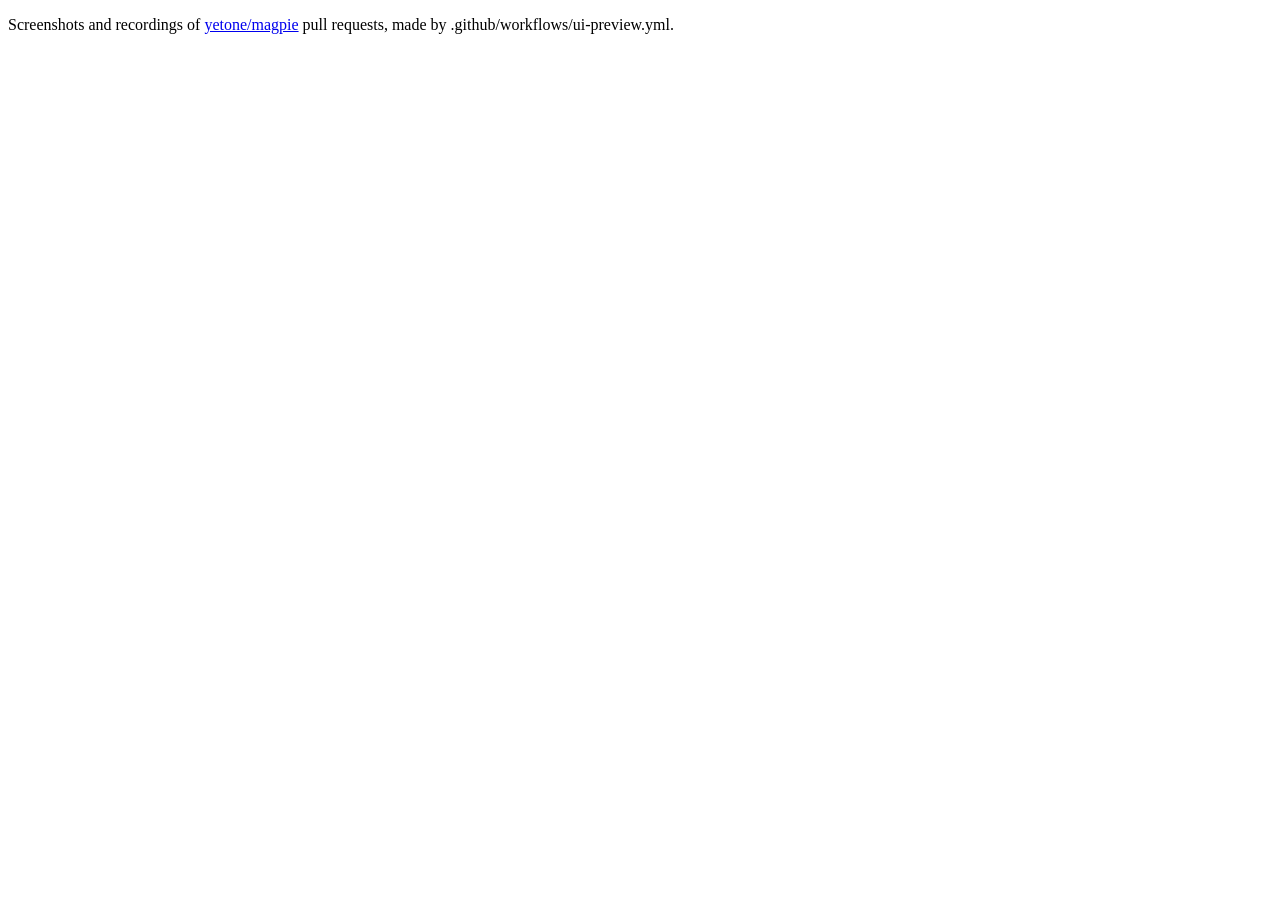
<file: index.html>
<!doctype html><meta charset="utf-8"><title>magpie UI previews</title><p>Screenshots and recordings of <a href="https://github.com/yetone/magpie/pulls">yetone/magpie</a> pull requests, made by .github/workflows/ui-preview.yml.</p>
</file>
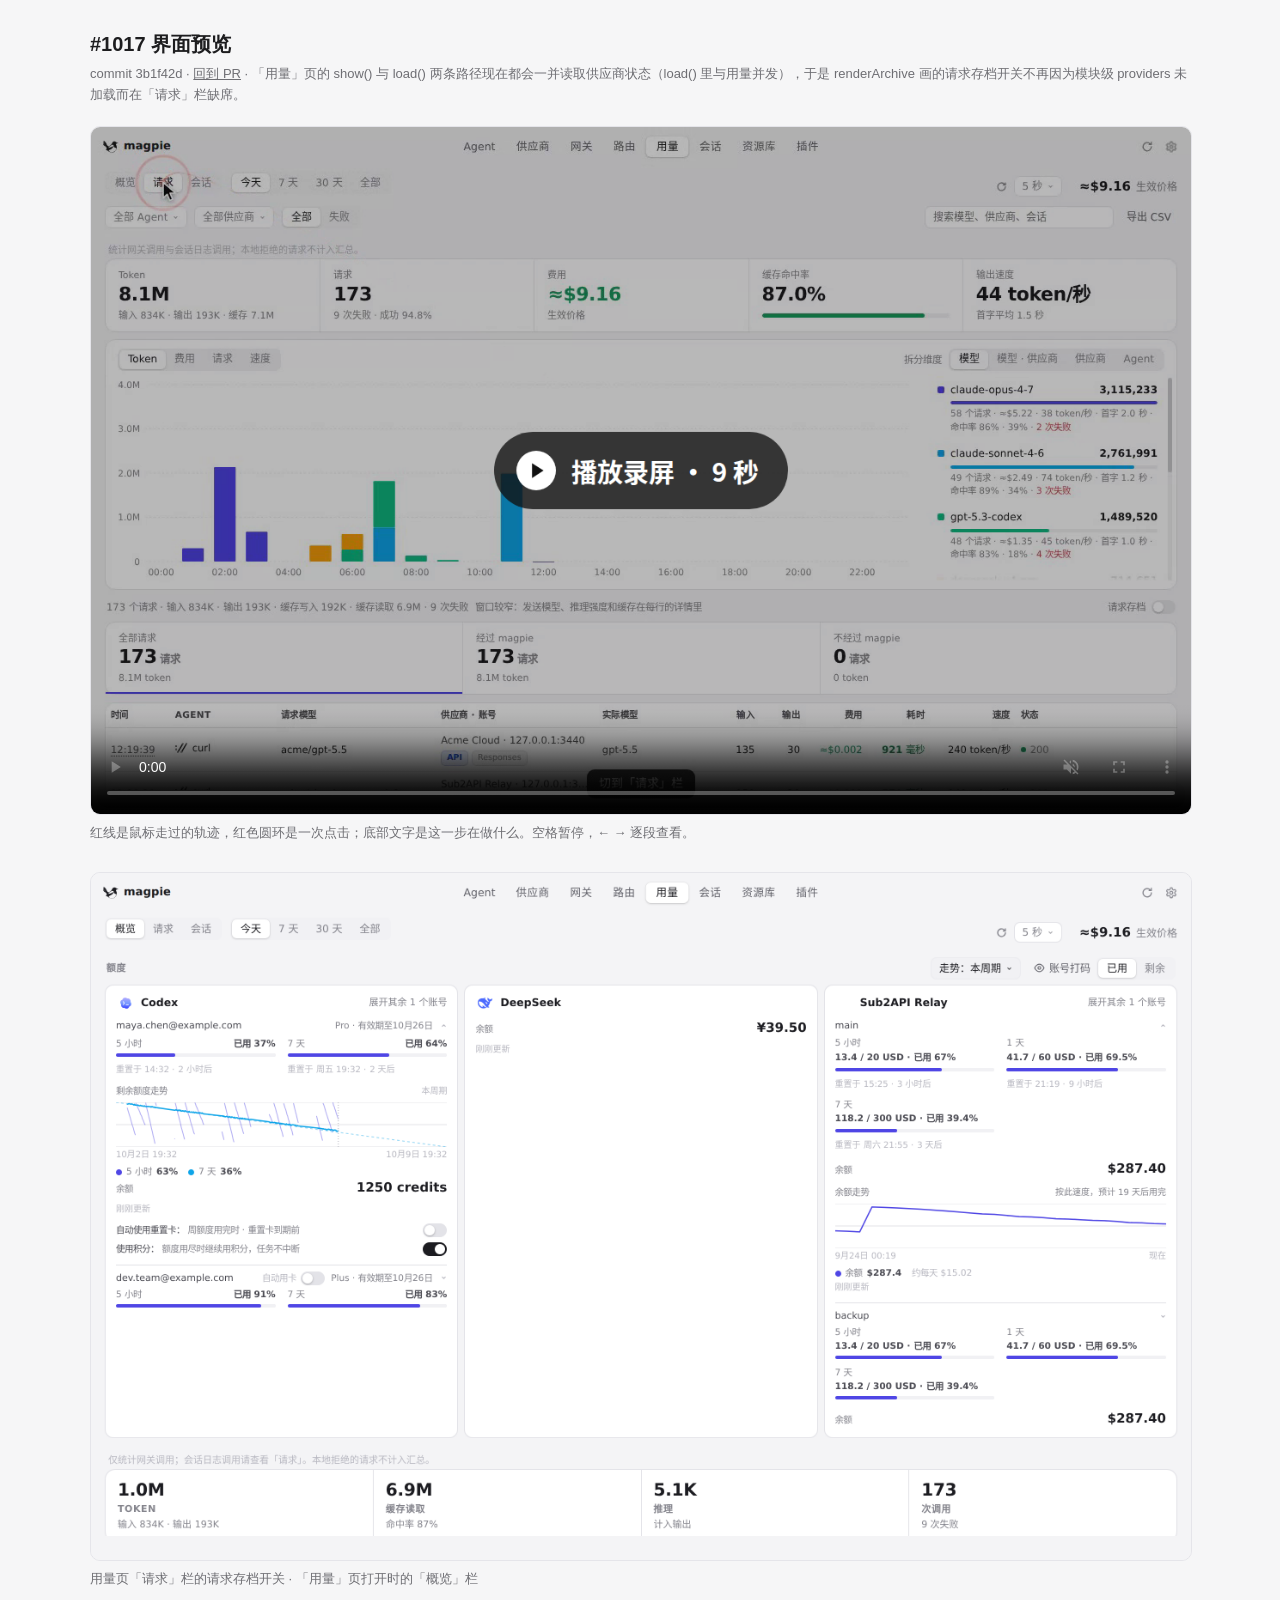
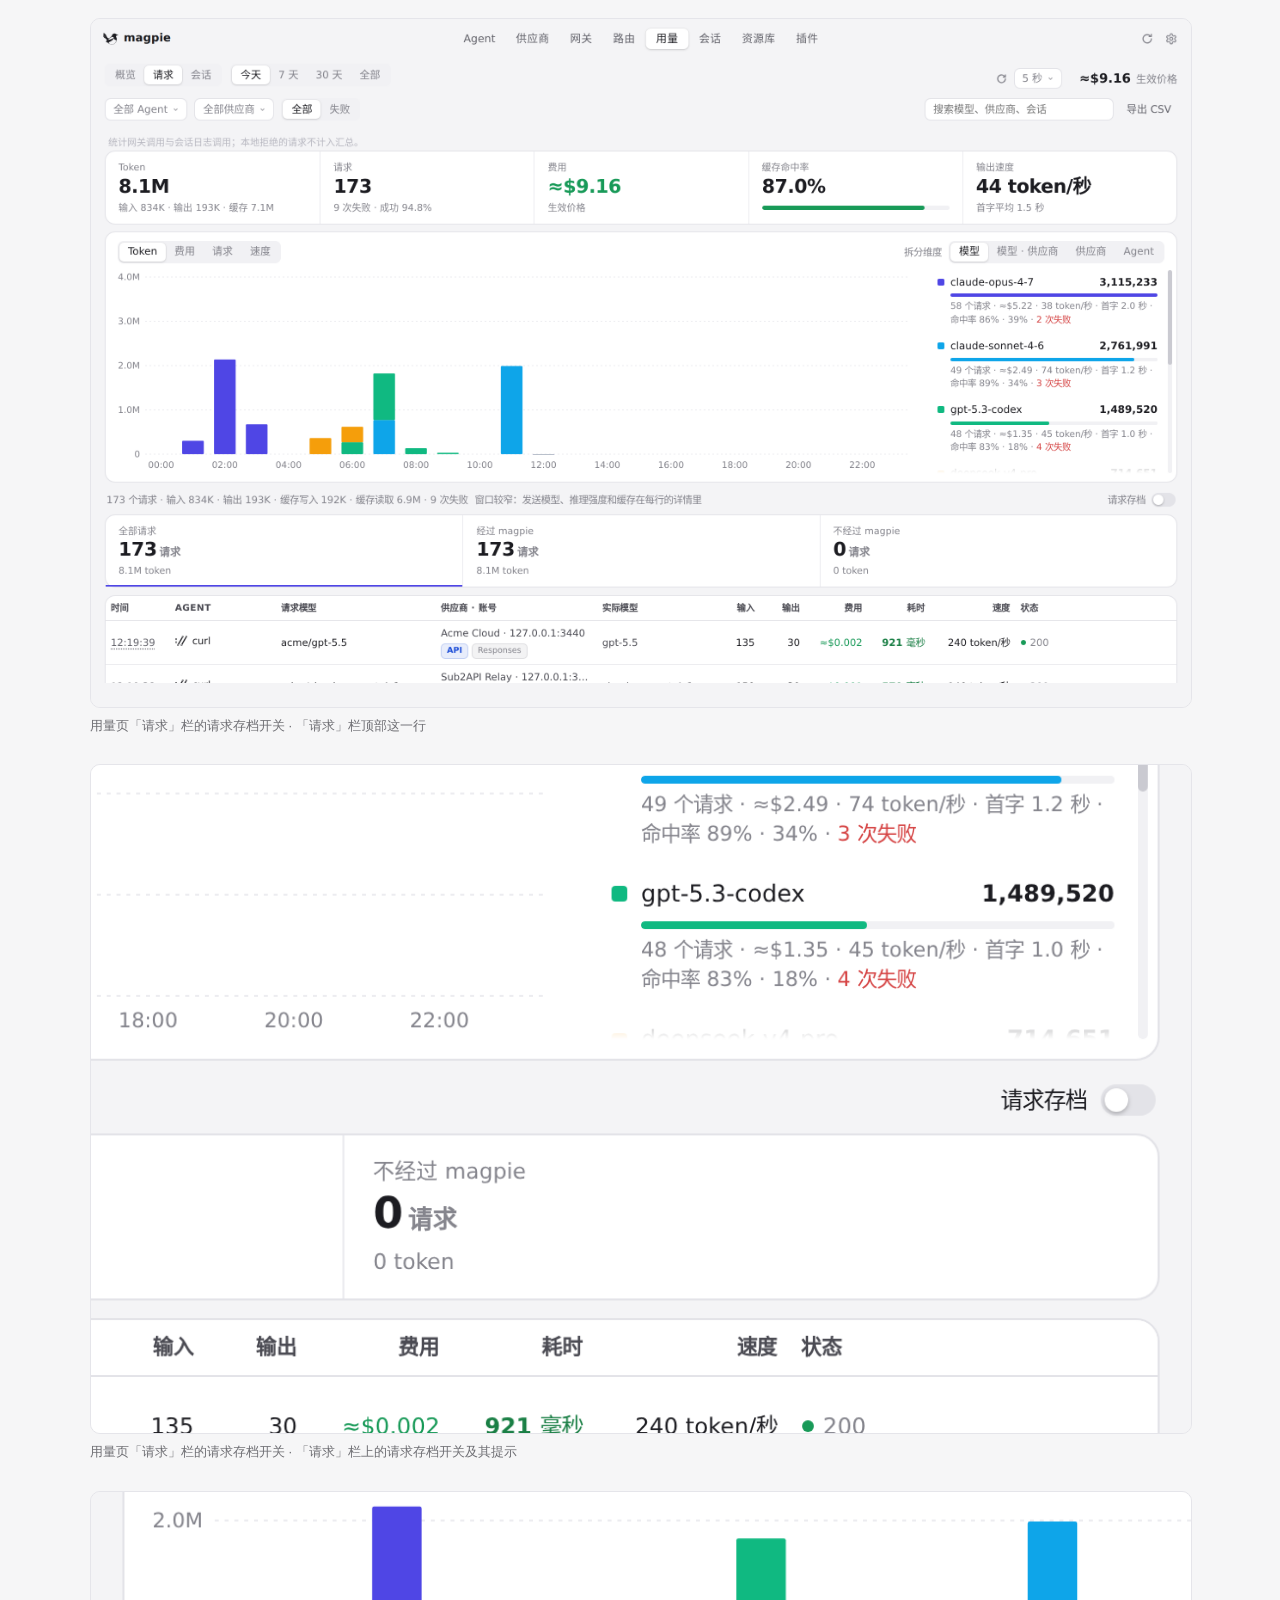
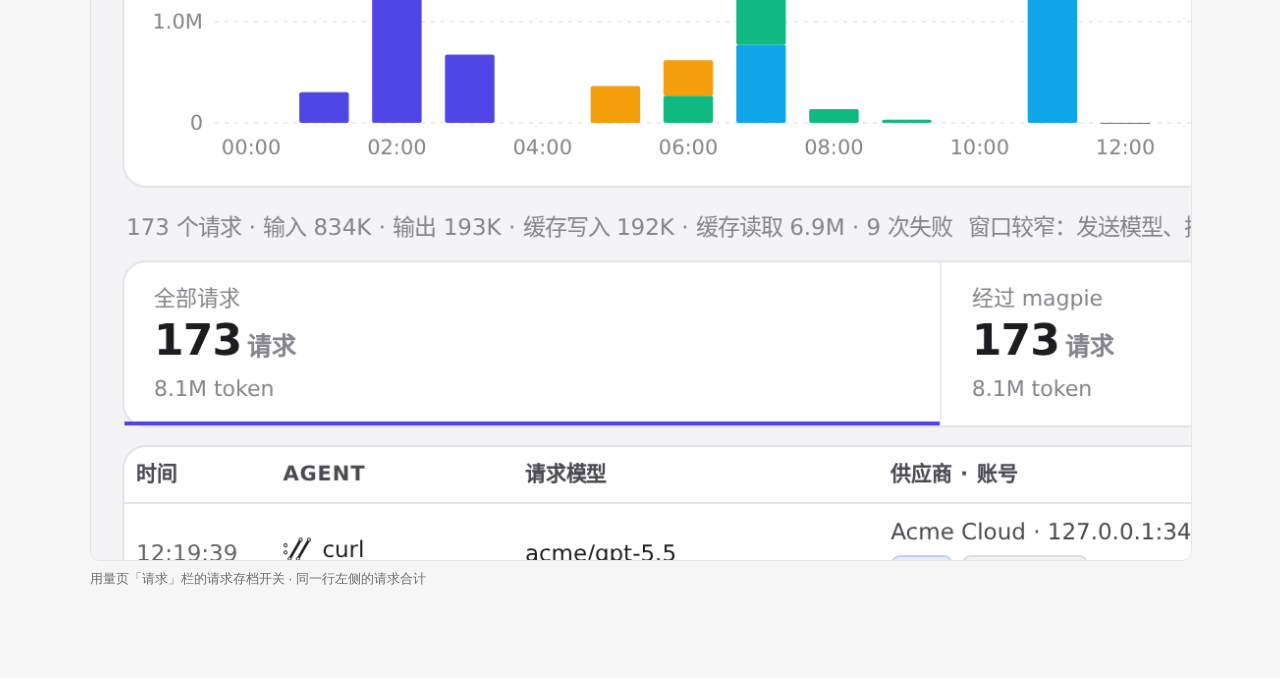
<file: pr-1017/3b1f42d/index.html>
<!doctype html><html lang="zh"><meta charset="utf-8"><meta name="viewport" content="width=device-width,initial-scale=1">
<title>#1017 界面预览 · 3b1f42d</title>
<style>:root{color-scheme:light dark;--bg:#f6f6f7;--fg:#1d1d1f;--muted:#6e6e73;--card:#fff;--line:#e5e5ea}
@media (prefers-color-scheme:dark){:root{--bg:#111113;--fg:#f2f2f4;--muted:#9a9aa0;--card:#1c1c1f;--line:#2c2c30}}
body{margin:0;background:var(--bg);color:var(--fg);font:15px/1.6 -apple-system,"Segoe UI","PingFang SC","Noto Sans CJK SC",sans-serif}
main{max-width:1100px;margin:0 auto;padding:28px 16px 60px}h1{font-size:20px;margin:0 0 4px}.m{color:var(--muted);font-size:13px;margin:0 0 20px}
video,img{display:block;width:100%;border-radius:10px;border:1px solid var(--line);background:var(--card)}figure{margin:0 0 28px}figcaption{color:var(--muted);font-size:13px;margin-top:8px}
a{color:inherit}</style>
<main><h1>#1017 界面预览</h1><p class="m">commit 3b1f42d · <a href="https://github.com/yetone/magpie/pull/1017">回到 PR</a> · 「用量」页的 show() 与 load() 两条路径现在都会一并读取供应商状态（load() 里与用量并发），于是 renderArchive 画的请求存档开关不再因为模块级 providers 未加载而在「请求」栏缺席。</p>
<figure><video src="preview.mp4" controls autoplay muted playsinline poster="poster.png"></video><figcaption>红线是鼠标走过的轨迹，红色圆环是一次点击；底部文字是这一步在做什么。空格暂停，← → 逐段查看。</figcaption></figure>
<figure><img src="01-usage-overview.png" alt="「用量」页打开时的「概览」栏"><figcaption>用量页「请求」栏的请求存档开关 · 「用量」页打开时的「概览」栏</figcaption></figure>
<figure><img src="02-usage-requests-tab.png" alt="「请求」栏顶部这一行"><figcaption>用量页「请求」栏的请求存档开关 · 「请求」栏顶部这一行</figcaption></figure>
<figure><img src="03-requests-archive-switch.png" alt="「请求」栏上的请求存档开关及其提示"><figcaption>用量页「请求」栏的请求存档开关 · 「请求」栏上的请求存档开关及其提示</figcaption></figure>
<figure><img src="04-requests-head.png" alt="同一行左侧的请求合计"><figcaption>用量页「请求」栏的请求存档开关 · 同一行左侧的请求合计</figcaption></figure>
</main></html>
</file>
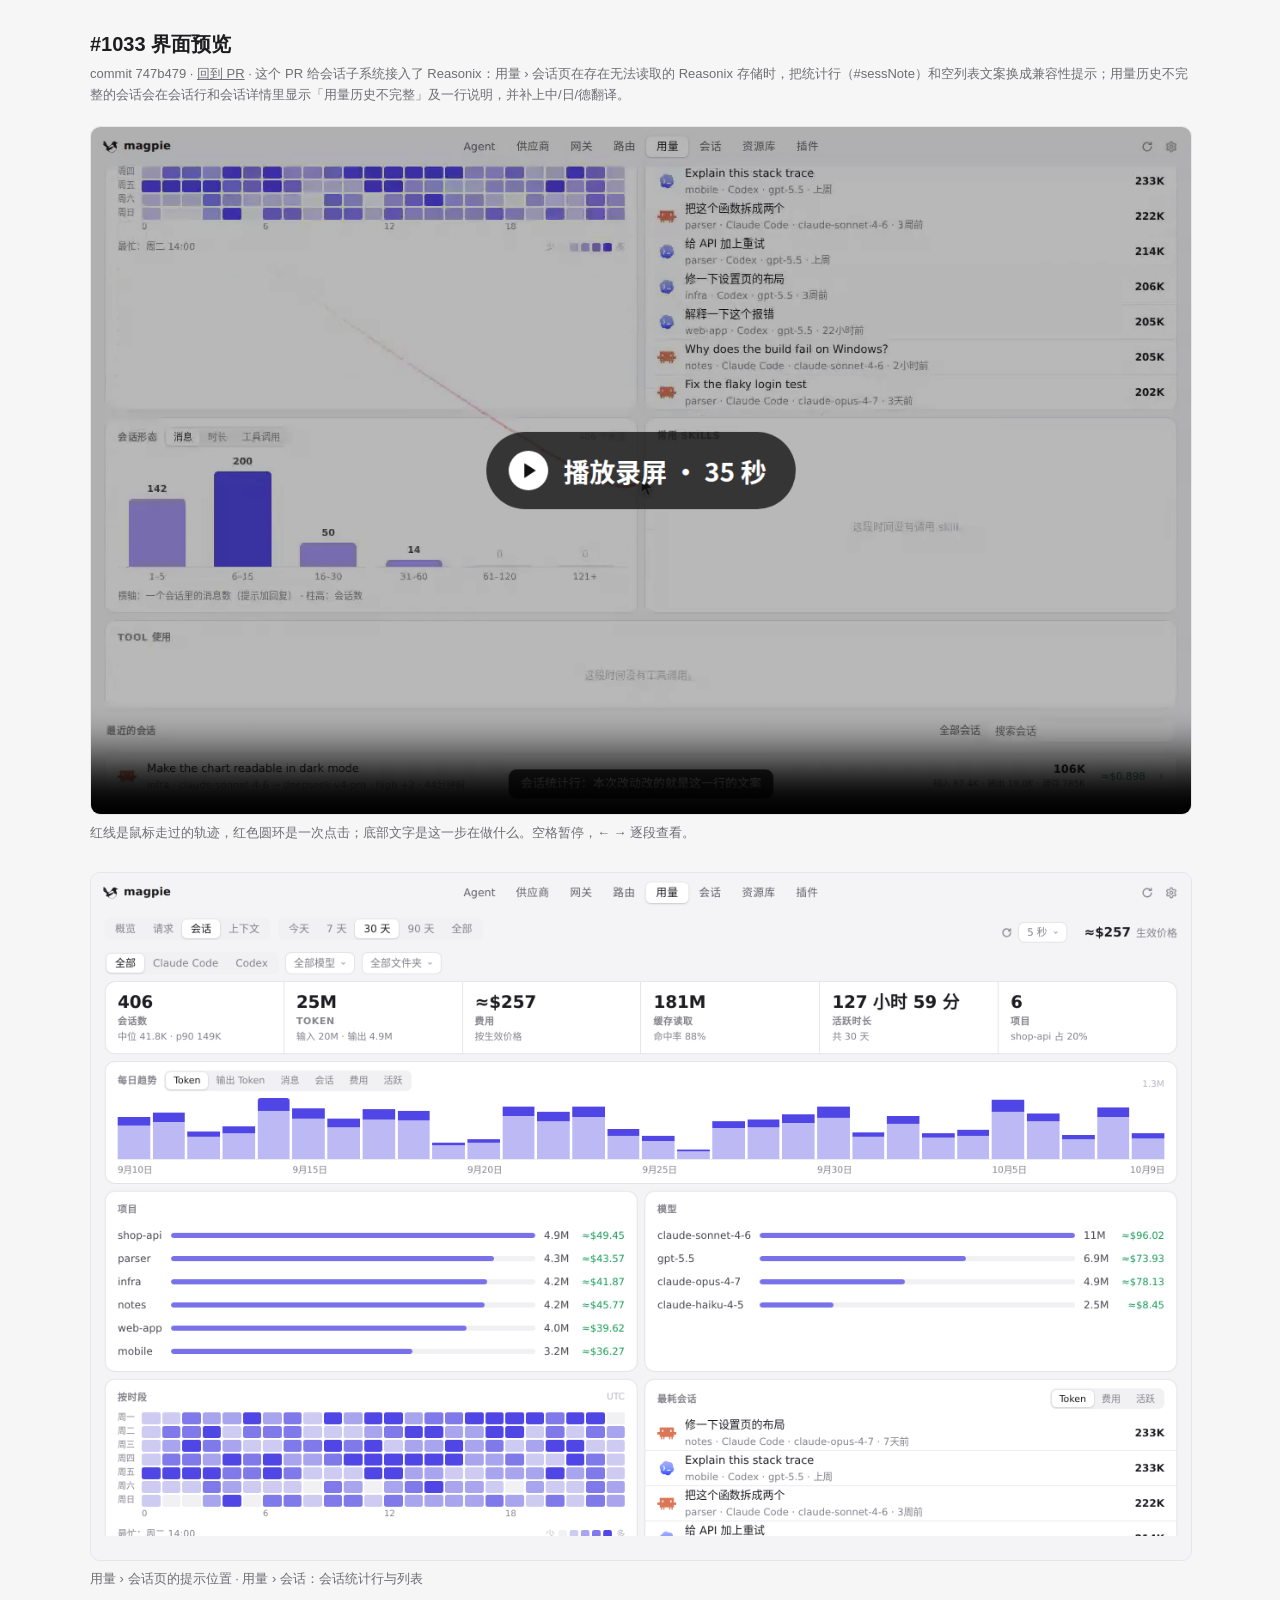
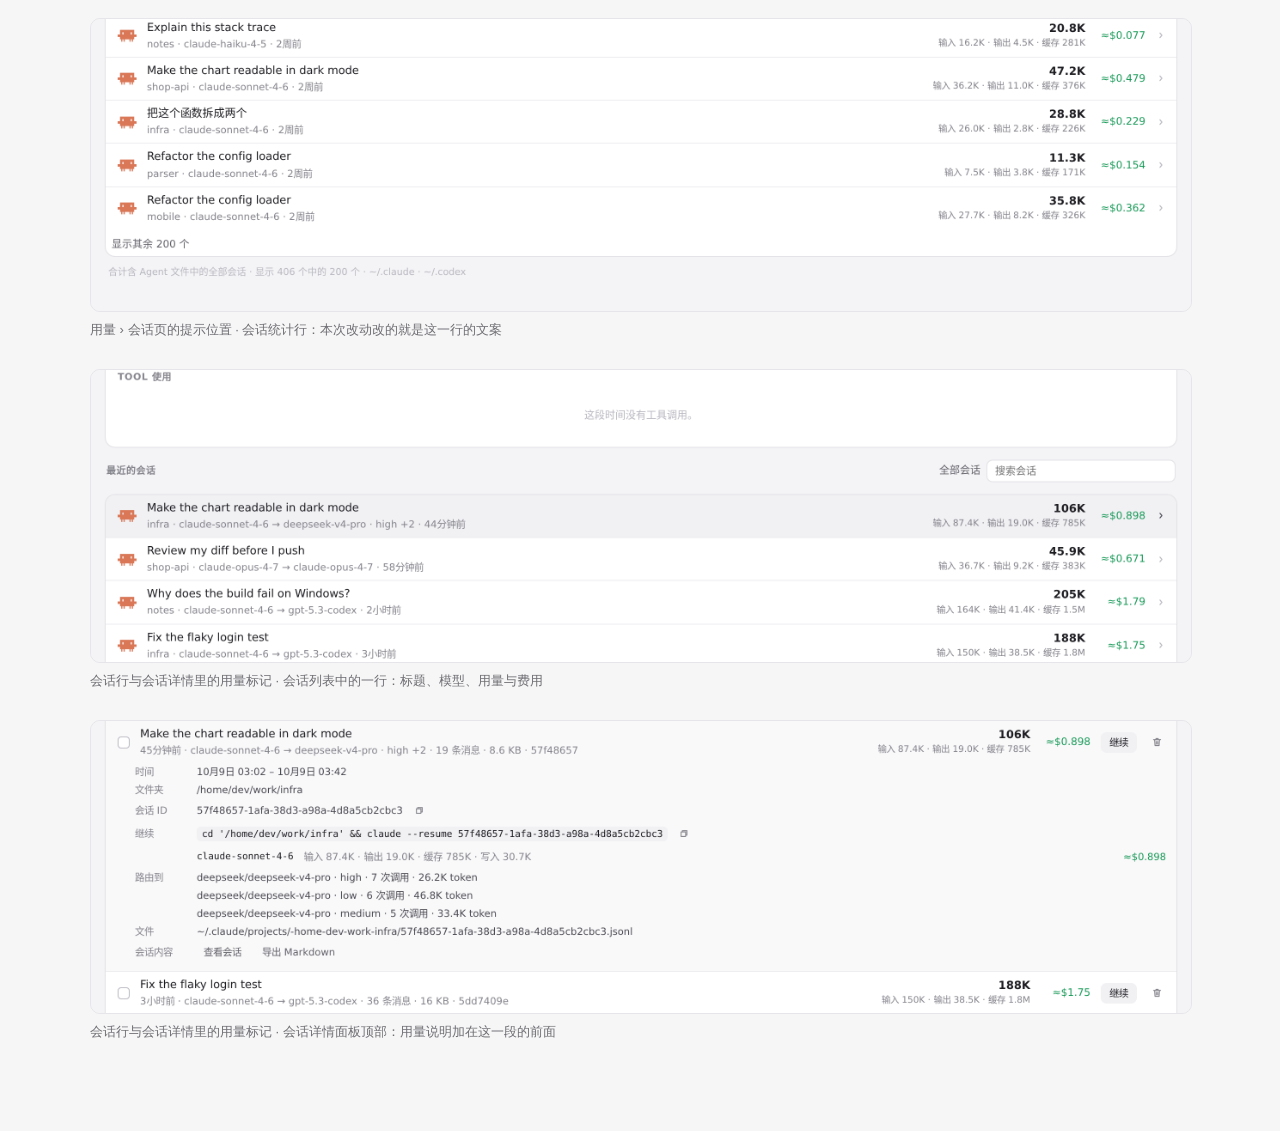
<file: pr-1033/747b479/index.html>
<!doctype html><html lang="zh"><meta charset="utf-8"><meta name="viewport" content="width=device-width,initial-scale=1">
<title>#1033 界面预览 · 747b479</title>
<style>:root{color-scheme:light dark;--bg:#f6f6f7;--fg:#1d1d1f;--muted:#6e6e73;--card:#fff;--line:#e5e5ea}
@media (prefers-color-scheme:dark){:root{--bg:#111113;--fg:#f2f2f4;--muted:#9a9aa0;--card:#1c1c1f;--line:#2c2c30}}
body{margin:0;background:var(--bg);color:var(--fg);font:15px/1.6 -apple-system,"Segoe UI","PingFang SC","Noto Sans CJK SC",sans-serif}
main{max-width:1100px;margin:0 auto;padding:28px 16px 60px}h1{font-size:20px;margin:0 0 4px}.m{color:var(--muted);font-size:13px;margin:0 0 20px}
video,img{display:block;width:100%;border-radius:10px;border:1px solid var(--line);background:var(--card)}figure{margin:0 0 28px}figcaption{color:var(--muted);font-size:13px;margin-top:8px}
a{color:inherit}</style>
<main><h1>#1033 界面预览</h1><p class="m">commit 747b479 · <a href="https://github.com/yetone/magpie/pull/1033">回到 PR</a> · 这个 PR 给会话子系统接入了 Reasonix：用量 › 会话页在存在无法读取的 Reasonix 存储时，把统计行（#sessNote）和空列表文案换成兼容性提示；用量历史不完整的会话会在会话行和会话详情里显示「用量历史不完整」及一行说明，并补上中/日/德翻译。</p>
<figure><video src="preview.mp4" controls autoplay muted playsinline poster="poster.png"></video><figcaption>红线是鼠标走过的轨迹，红色圆环是一次点击；底部文字是这一步在做什么。空格暂停，← → 逐段查看。</figcaption></figure>
<figure><img src="01-sessions-tab.png" alt="用量 › 会话：会话统计行与列表"><figcaption>用量 › 会话页的提示位置 · 用量 › 会话：会话统计行与列表</figcaption></figure>
<figure><img src="02-sess-note.png" alt="会话统计行：本次改动改的就是这一行的文案"><figcaption>用量 › 会话页的提示位置 · 会话统计行：本次改动改的就是这一行的文案</figcaption></figure>
<figure><img src="03-session-row.png" alt="会话列表中的一行：标题、模型、用量与费用"><figcaption>会话行与会话详情里的用量标记 · 会话列表中的一行：标题、模型、用量与费用</figcaption></figure>
<figure><img src="04-sess-detail.png" alt="会话详情面板顶部：用量说明加在这一段的前面"><figcaption>会话行与会话详情里的用量标记 · 会话详情面板顶部：用量说明加在这一段的前面</figcaption></figure>
</main></html>
</file>
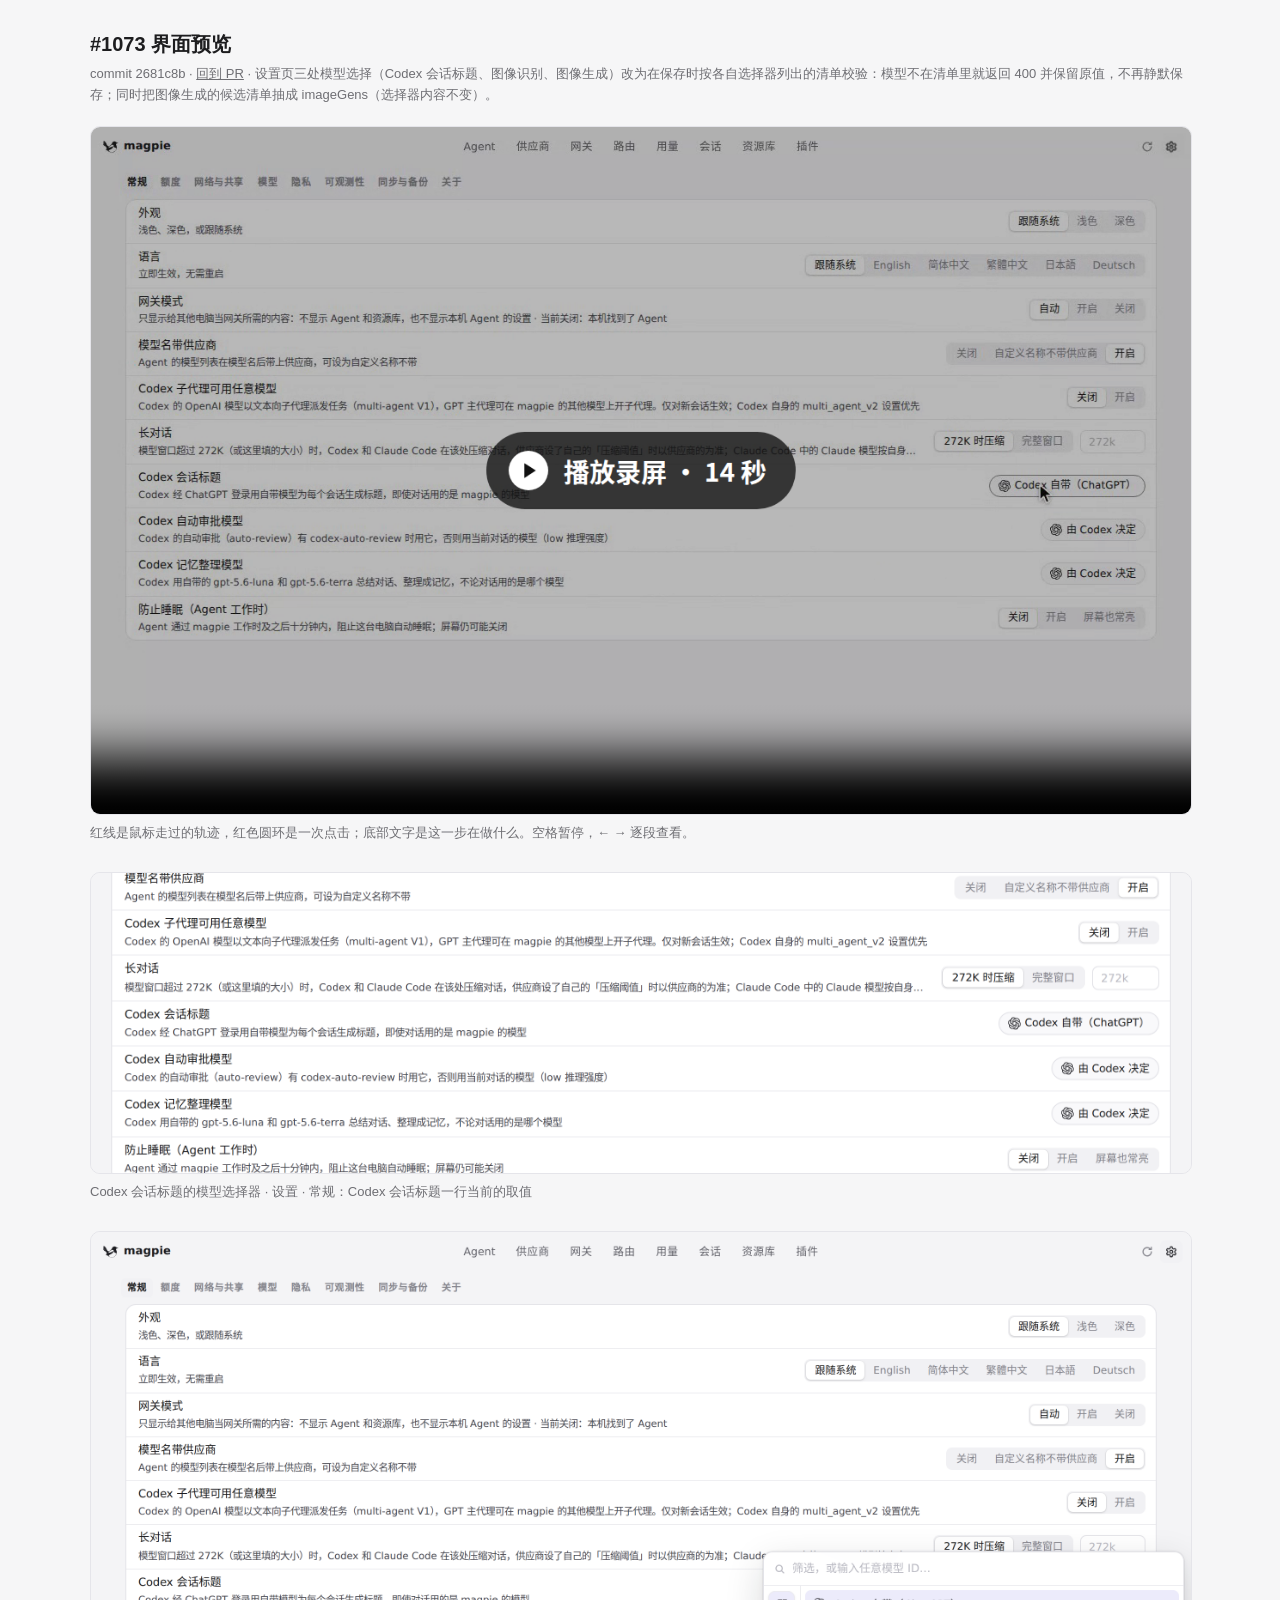
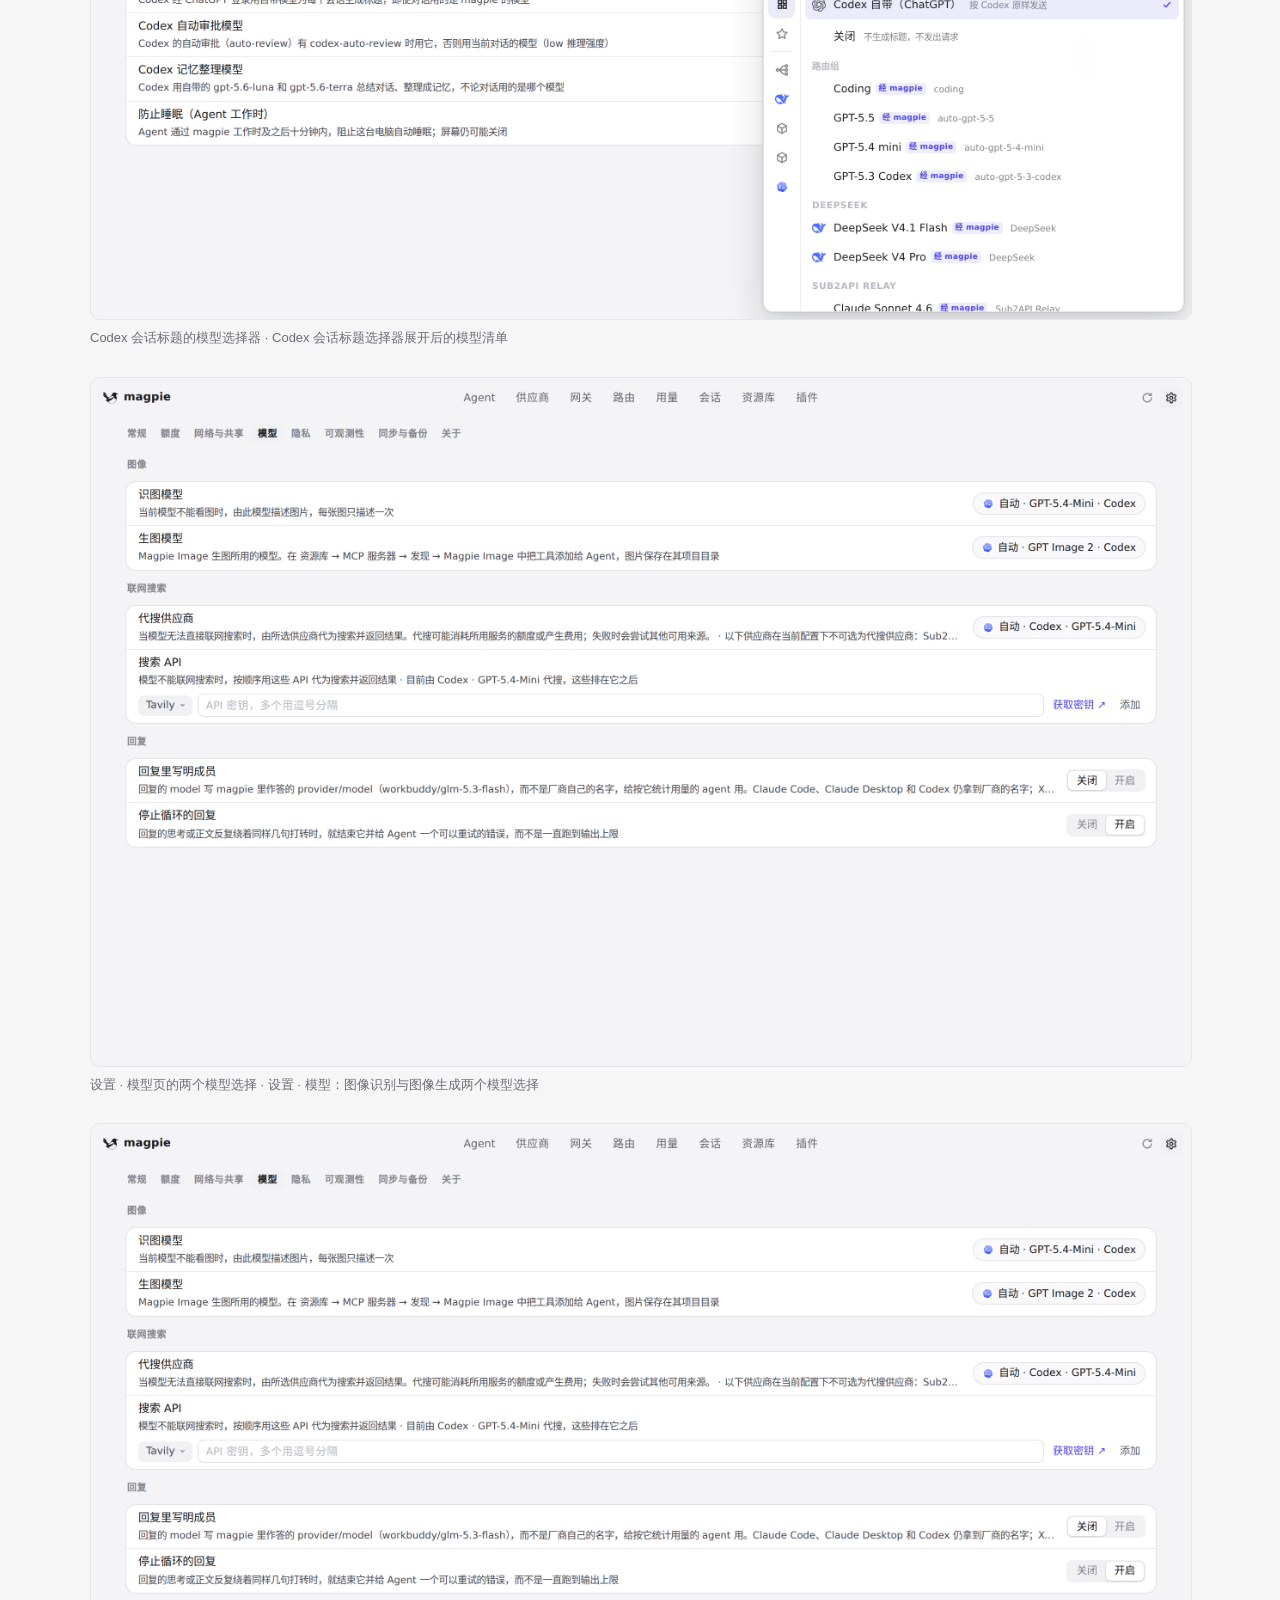
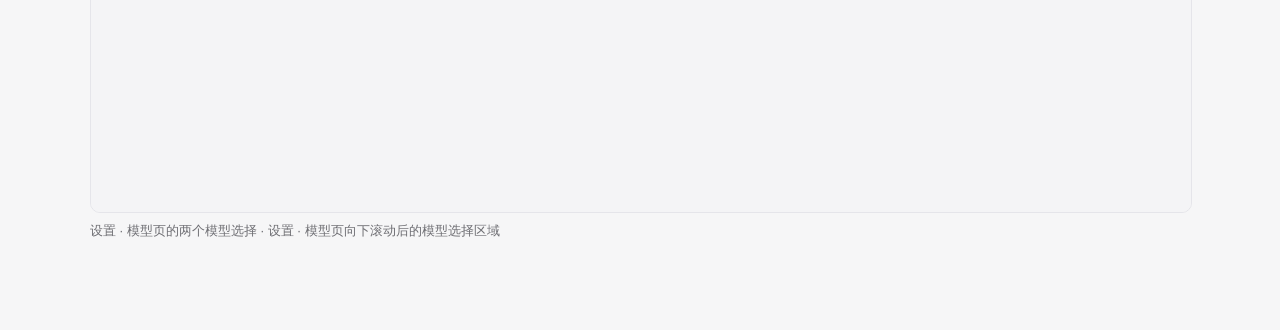
<file: pr-1073/2681c8b/index.html>
<!doctype html><html lang="zh"><meta charset="utf-8"><meta name="viewport" content="width=device-width,initial-scale=1">
<title>#1073 界面预览 · 2681c8b</title>
<style>:root{color-scheme:light dark;--bg:#f6f6f7;--fg:#1d1d1f;--muted:#6e6e73;--card:#fff;--line:#e5e5ea}
@media (prefers-color-scheme:dark){:root{--bg:#111113;--fg:#f2f2f4;--muted:#9a9aa0;--card:#1c1c1f;--line:#2c2c30}}
body{margin:0;background:var(--bg);color:var(--fg);font:15px/1.6 -apple-system,"Segoe UI","PingFang SC","Noto Sans CJK SC",sans-serif}
main{max-width:1100px;margin:0 auto;padding:28px 16px 60px}h1{font-size:20px;margin:0 0 4px}.m{color:var(--muted);font-size:13px;margin:0 0 20px}
video,img{display:block;width:100%;border-radius:10px;border:1px solid var(--line);background:var(--card)}figure{margin:0 0 28px}figcaption{color:var(--muted);font-size:13px;margin-top:8px}
a{color:inherit}</style>
<main><h1>#1073 界面预览</h1><p class="m">commit 2681c8b · <a href="https://github.com/yetone/magpie/pull/1073">回到 PR</a> · 设置页三处模型选择（Codex 会话标题、图像识别、图像生成）改为在保存时按各自选择器列出的清单校验：模型不在清单里就返回 400 并保留原值，不再静默保存；同时把图像生成的候选清单抽成 imageGens（选择器内容不变）。</p>
<figure><video src="preview.mp4" controls autoplay muted playsinline poster="poster.png"></video><figcaption>红线是鼠标走过的轨迹，红色圆环是一次点击；底部文字是这一步在做什么。空格暂停，← → 逐段查看。</figcaption></figure>
<figure><img src="01-settings-codex-titles-row.png" alt="设置 · 常规：Codex 会话标题一行当前的取值"><figcaption>Codex 会话标题的模型选择器 · 设置 · 常规：Codex 会话标题一行当前的取值</figcaption></figure>
<figure><img src="02-codex-titles-picker-open.png" alt="Codex 会话标题选择器展开后的模型清单"><figcaption>Codex 会话标题的模型选择器 · Codex 会话标题选择器展开后的模型清单</figcaption></figure>
<figure><img src="03-settings-models-picks.png" alt="设置 · 模型：图像识别与图像生成两个模型选择"><figcaption>设置 · 模型页的两个模型选择 · 设置 · 模型：图像识别与图像生成两个模型选择</figcaption></figure>
<figure><img src="04-settings-models-picks-scrolled.png" alt="设置 · 模型页向下滚动后的模型选择区域"><figcaption>设置 · 模型页的两个模型选择 · 设置 · 模型页向下滚动后的模型选择区域</figcaption></figure>
</main></html>
</file>
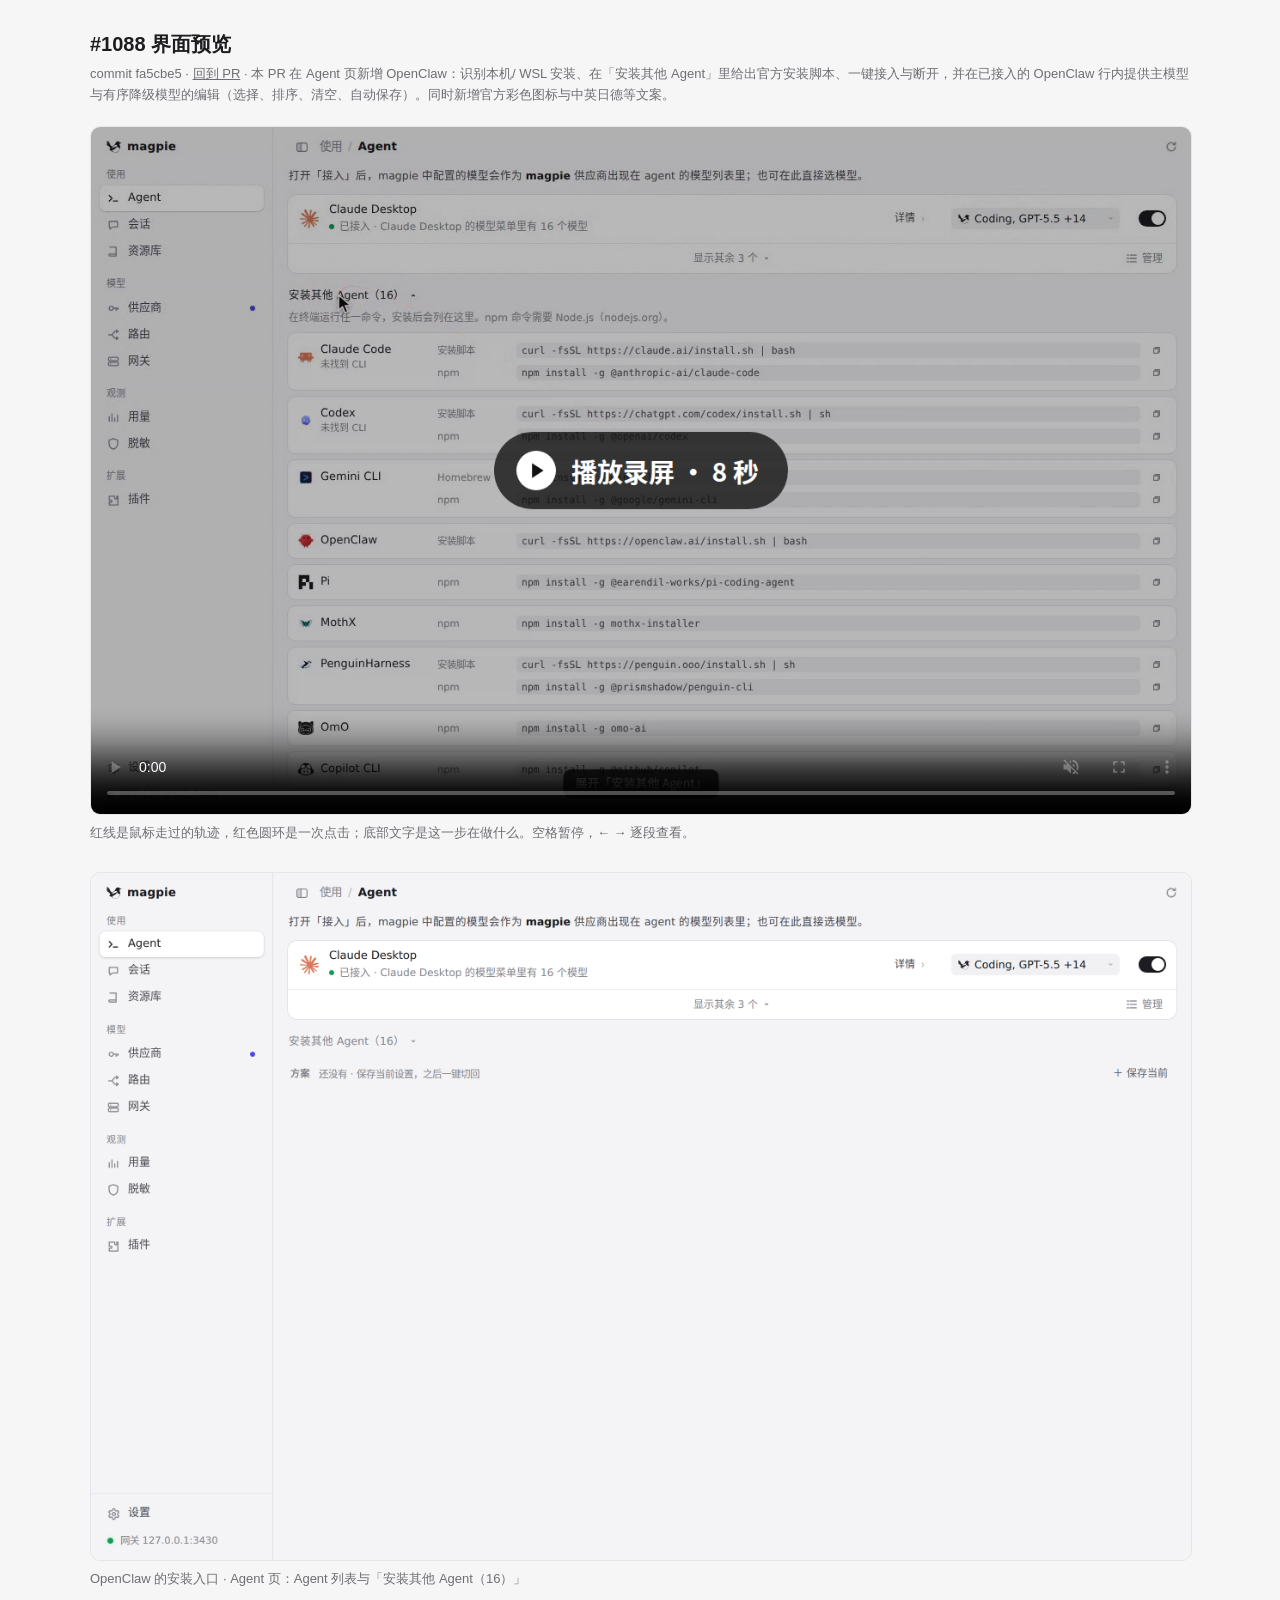
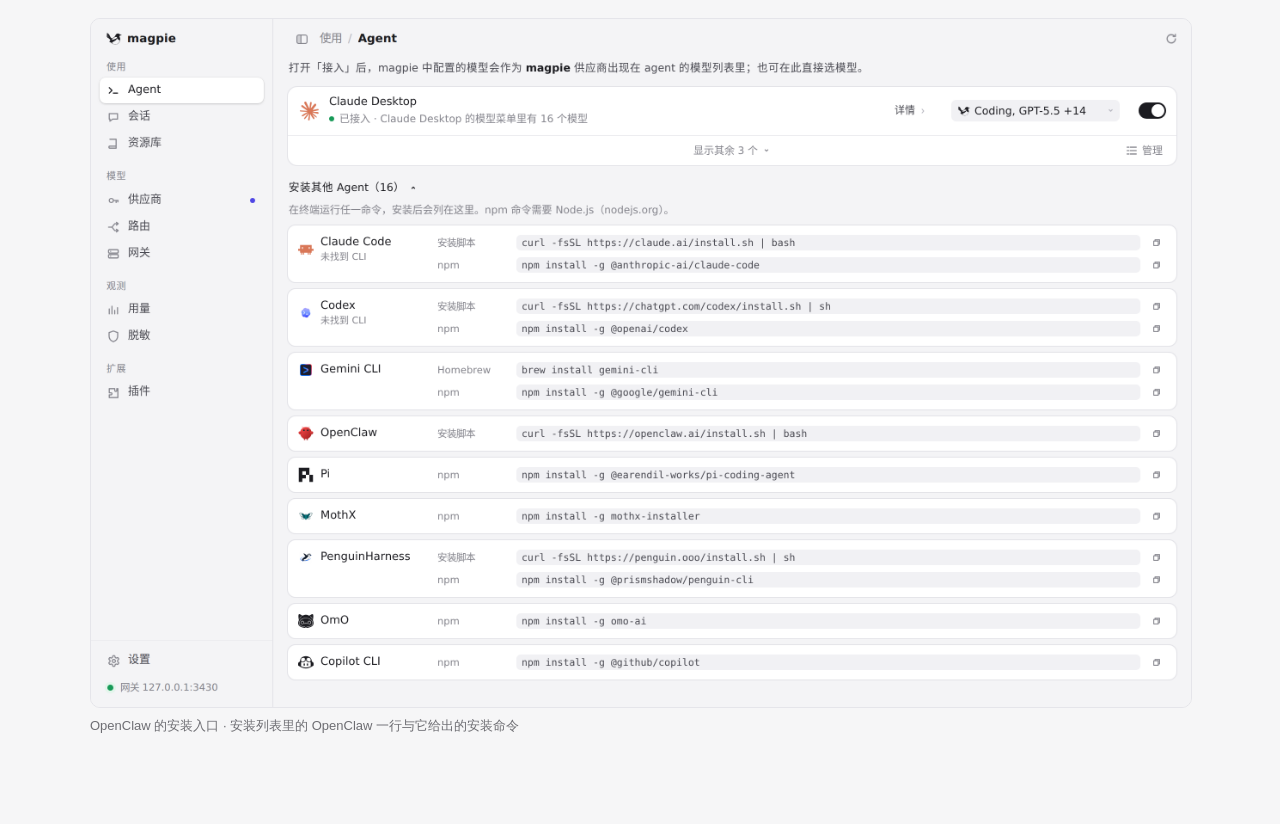
<file: pr-1088/fa5cbe5/index.html>
<!doctype html><html lang="zh"><meta charset="utf-8"><meta name="viewport" content="width=device-width,initial-scale=1">
<title>#1088 界面预览 · fa5cbe5</title>
<style>:root{color-scheme:light dark;--bg:#f6f6f7;--fg:#1d1d1f;--muted:#6e6e73;--card:#fff;--line:#e5e5ea}
@media (prefers-color-scheme:dark){:root{--bg:#111113;--fg:#f2f2f4;--muted:#9a9aa0;--card:#1c1c1f;--line:#2c2c30}}
body{margin:0;background:var(--bg);color:var(--fg);font:15px/1.6 -apple-system,"Segoe UI","PingFang SC","Noto Sans CJK SC",sans-serif}
main{max-width:1100px;margin:0 auto;padding:28px 16px 60px}h1{font-size:20px;margin:0 0 4px}.m{color:var(--muted);font-size:13px;margin:0 0 20px}
video,img{display:block;width:100%;border-radius:10px;border:1px solid var(--line);background:var(--card)}figure{margin:0 0 28px}figcaption{color:var(--muted);font-size:13px;margin-top:8px}
a{color:inherit}</style>
<main><h1>#1088 界面预览</h1><p class="m">commit fa5cbe5 · <a href="https://github.com/yetone/magpie/pull/1088">回到 PR</a> · 本 PR 在 Agent 页新增 OpenClaw：识别本机/ WSL 安装、在「安装其他 Agent」里给出官方安装脚本、一键接入与断开，并在已接入的 OpenClaw 行内提供主模型与有序降级模型的编辑（选择、排序、清空、自动保存）。同时新增官方彩色图标与中英日德等文案。</p>
<figure><video src="preview.mp4" controls autoplay muted playsinline poster="poster.png"></video><figcaption>红线是鼠标走过的轨迹，红色圆环是一次点击；底部文字是这一步在做什么。空格暂停，← → 逐段查看。</figcaption></figure>
<figure><img src="01-agents-page.png" alt="Agent 页：Agent 列表与「安装其他 Agent（16）」"><figcaption>OpenClaw 的安装入口 · Agent 页：Agent 列表与「安装其他 Agent（16）」</figcaption></figure>
<figure><img src="02-openclaw-install-entry.png" alt="安装列表里的 OpenClaw 一行与它给出的安装命令"><figcaption>OpenClaw 的安装入口 · 安装列表里的 OpenClaw 一行与它给出的安装命令</figcaption></figure>
</main></html>
</file>
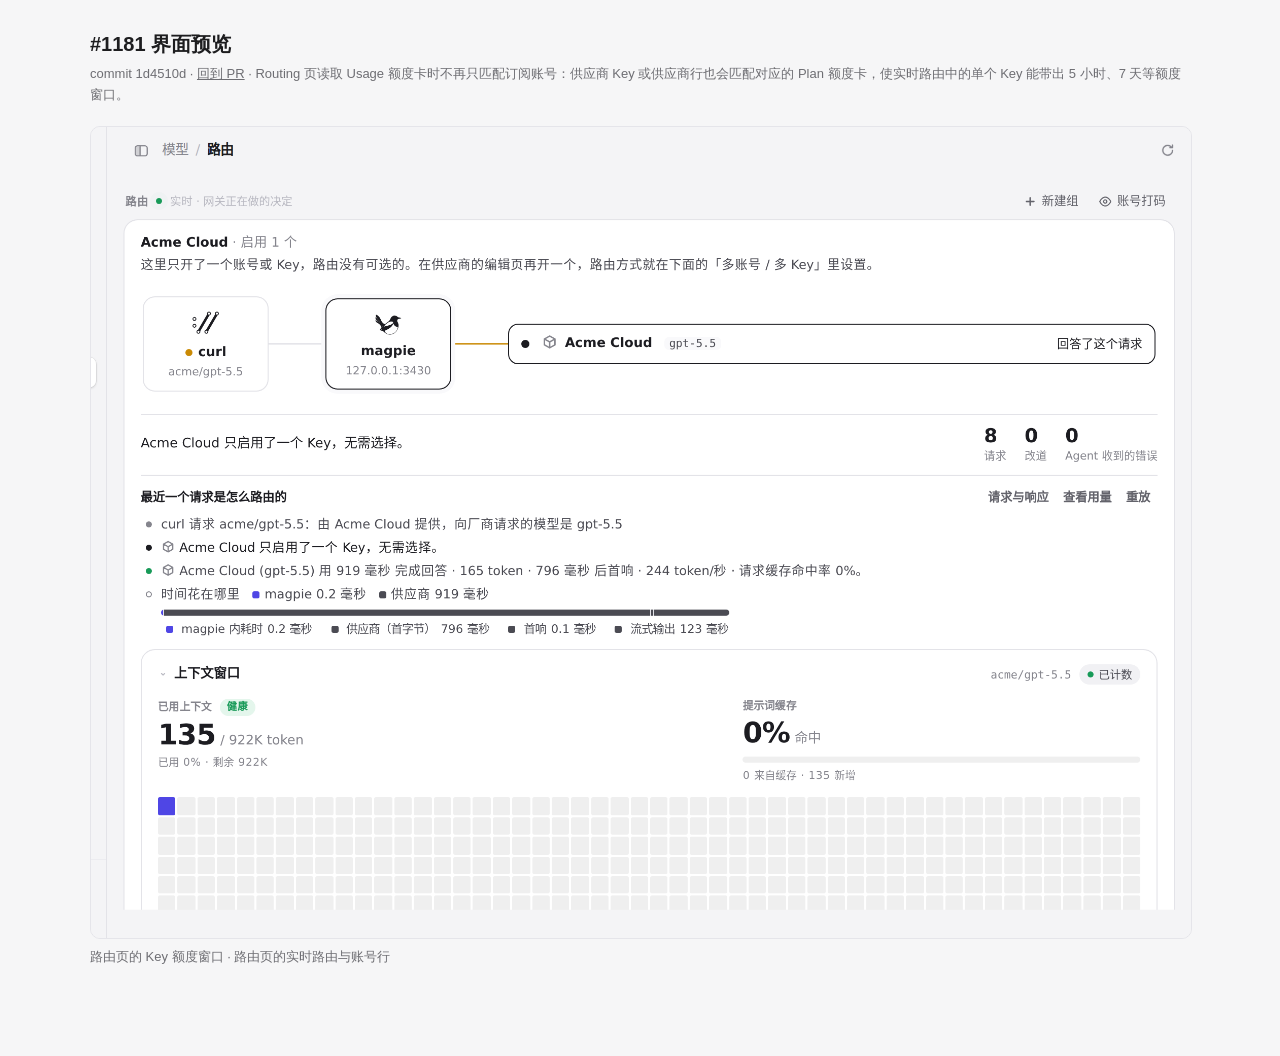
<file: pr-1181/1d4510d/index.html>
<!doctype html><html lang="zh"><meta charset="utf-8"><meta name="viewport" content="width=device-width,initial-scale=1">
<title>#1181 界面预览 · 1d4510d</title>
<style>:root{color-scheme:light dark;--bg:#f6f6f7;--fg:#1d1d1f;--muted:#6e6e73;--card:#fff;--line:#e5e5ea}
@media (prefers-color-scheme:dark){:root{--bg:#111113;--fg:#f2f2f4;--muted:#9a9aa0;--card:#1c1c1f;--line:#2c2c30}}
body{margin:0;background:var(--bg);color:var(--fg);font:15px/1.6 -apple-system,"Segoe UI","PingFang SC","Noto Sans CJK SC",sans-serif}
main{max-width:1100px;margin:0 auto;padding:28px 16px 60px}h1{font-size:20px;margin:0 0 4px}.m{color:var(--muted);font-size:13px;margin:0 0 20px}
video,img{display:block;width:100%;border-radius:10px;border:1px solid var(--line);background:var(--card)}figure{margin:0 0 28px}figcaption{color:var(--muted);font-size:13px;margin-top:8px}
a{color:inherit}</style>
<main><h1>#1181 界面预览</h1><p class="m">commit 1d4510d · <a href="https://github.com/yetone/magpie/pull/1181">回到 PR</a> · Routing 页读取 Usage 额度卡时不再只匹配订阅账号：供应商 Key 或供应商行也会匹配对应的 Plan 额度卡，使实时路由中的单个 Key 能带出 5 小时、7 天等额度窗口。</p>

<figure><img src="01-routing-live-route.png" alt="路由页的实时路由与账号行"><figcaption>路由页的 Key 额度窗口 · 路由页的实时路由与账号行</figcaption></figure>
</main></html>
</file>
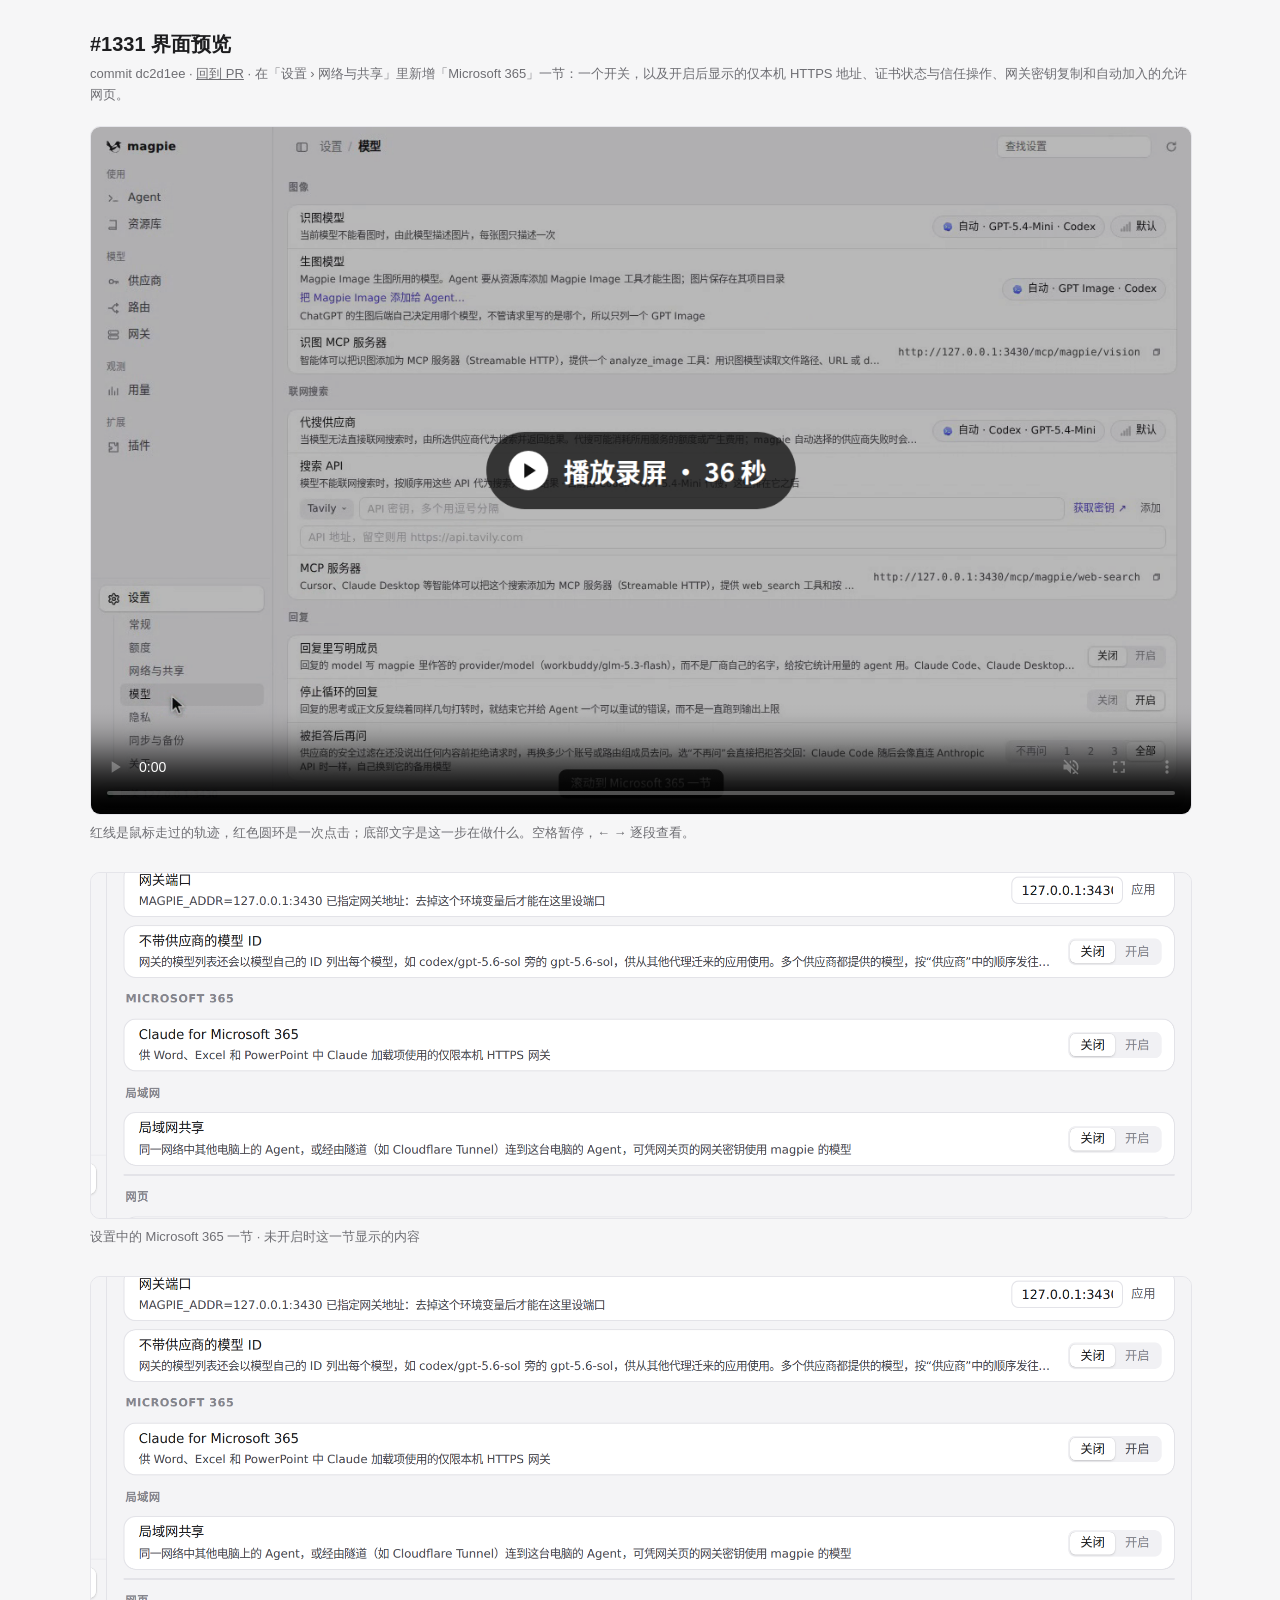
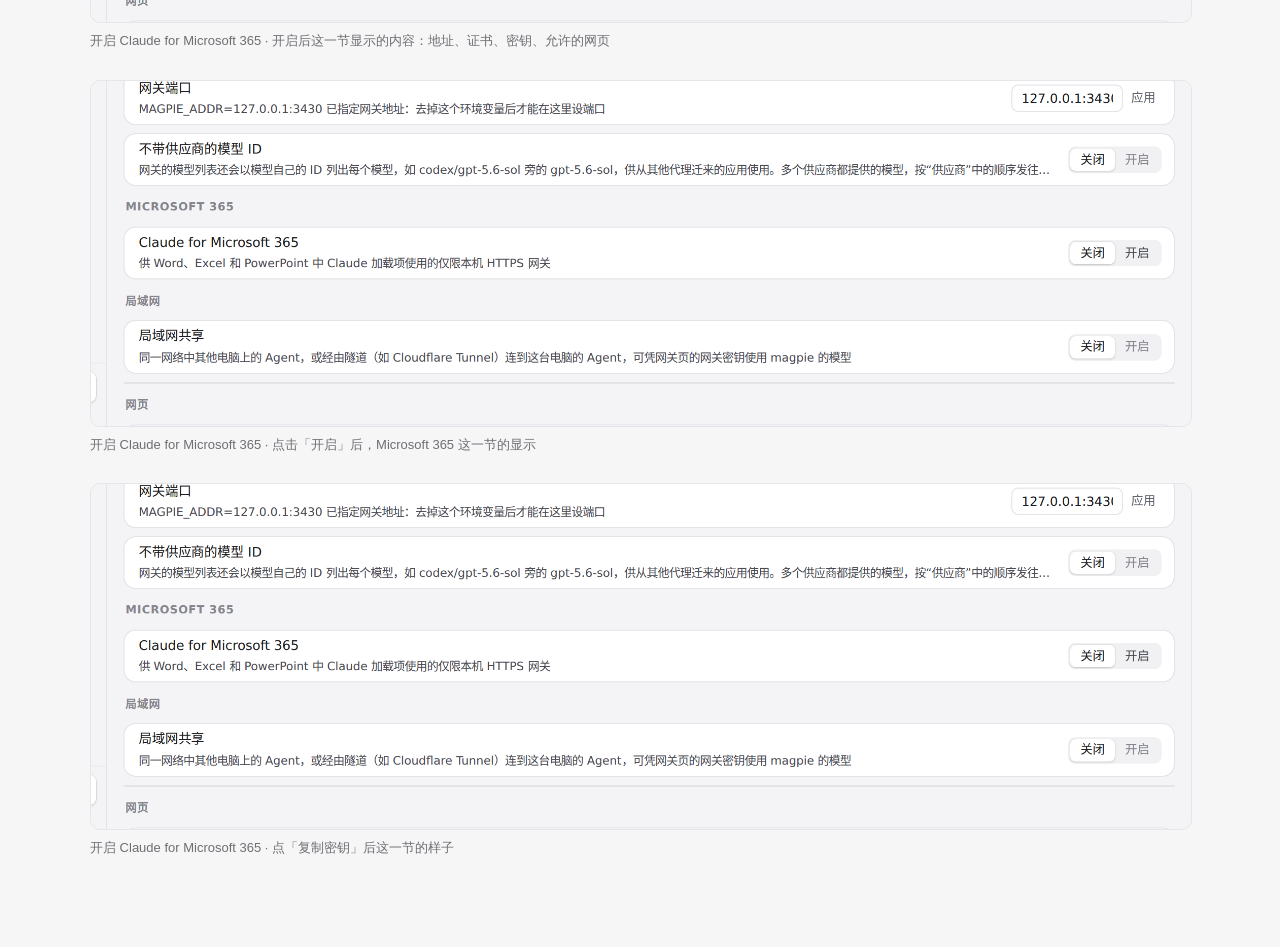
<file: pr-1331/dc2d1ee/index.html>
<!doctype html><html lang="zh"><meta charset="utf-8"><meta name="viewport" content="width=device-width,initial-scale=1">
<title>#1331 界面预览 · dc2d1ee</title>
<style>:root{color-scheme:light dark;--bg:#f6f6f7;--fg:#1d1d1f;--muted:#6e6e73;--card:#fff;--line:#e5e5ea}
@media (prefers-color-scheme:dark){:root{--bg:#111113;--fg:#f2f2f4;--muted:#9a9aa0;--card:#1c1c1f;--line:#2c2c30}}
body{margin:0;background:var(--bg);color:var(--fg);font:15px/1.6 -apple-system,"Segoe UI","PingFang SC","Noto Sans CJK SC",sans-serif}
main{max-width:1100px;margin:0 auto;padding:28px 16px 60px}h1{font-size:20px;margin:0 0 4px}.m{color:var(--muted);font-size:13px;margin:0 0 20px}
video,img{display:block;width:100%;border-radius:10px;border:1px solid var(--line);background:var(--card)}figure{margin:0 0 28px}figcaption{color:var(--muted);font-size:13px;margin-top:8px}
a{color:inherit}</style>
<main><h1>#1331 界面预览</h1><p class="m">commit dc2d1ee · <a href="https://github.com/yetone/magpie/pull/1331">回到 PR</a> · 在「设置 › 网络与共享」里新增「Microsoft 365」一节：一个开关，以及开启后显示的仅本机 HTTPS 地址、证书状态与信任操作、网关密钥复制和自动加入的允许网页。</p>
<figure><video src="preview.mp4" controls autoplay muted playsinline poster="poster.png"></video><figcaption>红线是鼠标走过的轨迹，红色圆环是一次点击；底部文字是这一步在做什么。空格暂停，← → 逐段查看。</figcaption></figure>
<figure><img src="01-m365-section-off.png" alt="未开启时这一节显示的内容"><figcaption>设置中的 Microsoft 365 一节 · 未开启时这一节显示的内容</figcaption></figure>
<figure><img src="02-m365-section-on.png" alt="开启后这一节显示的内容：地址、证书、密钥、允许的网页"><figcaption>开启 Claude for Microsoft 365 · 开启后这一节显示的内容：地址、证书、密钥、允许的网页</figcaption></figure>
<figure><img src="03-m365-toggle-result.png" alt="点击「开启」后，Microsoft 365 这一节的显示"><figcaption>开启 Claude for Microsoft 365 · 点击「开启」后，Microsoft 365 这一节的显示</figcaption></figure>
<figure><img src="04-m365-copy-key.png" alt="点「复制密钥」后这一节的样子"><figcaption>开启 Claude for Microsoft 365 · 点「复制密钥」后这一节的样子</figcaption></figure>
</main></html>
</file>
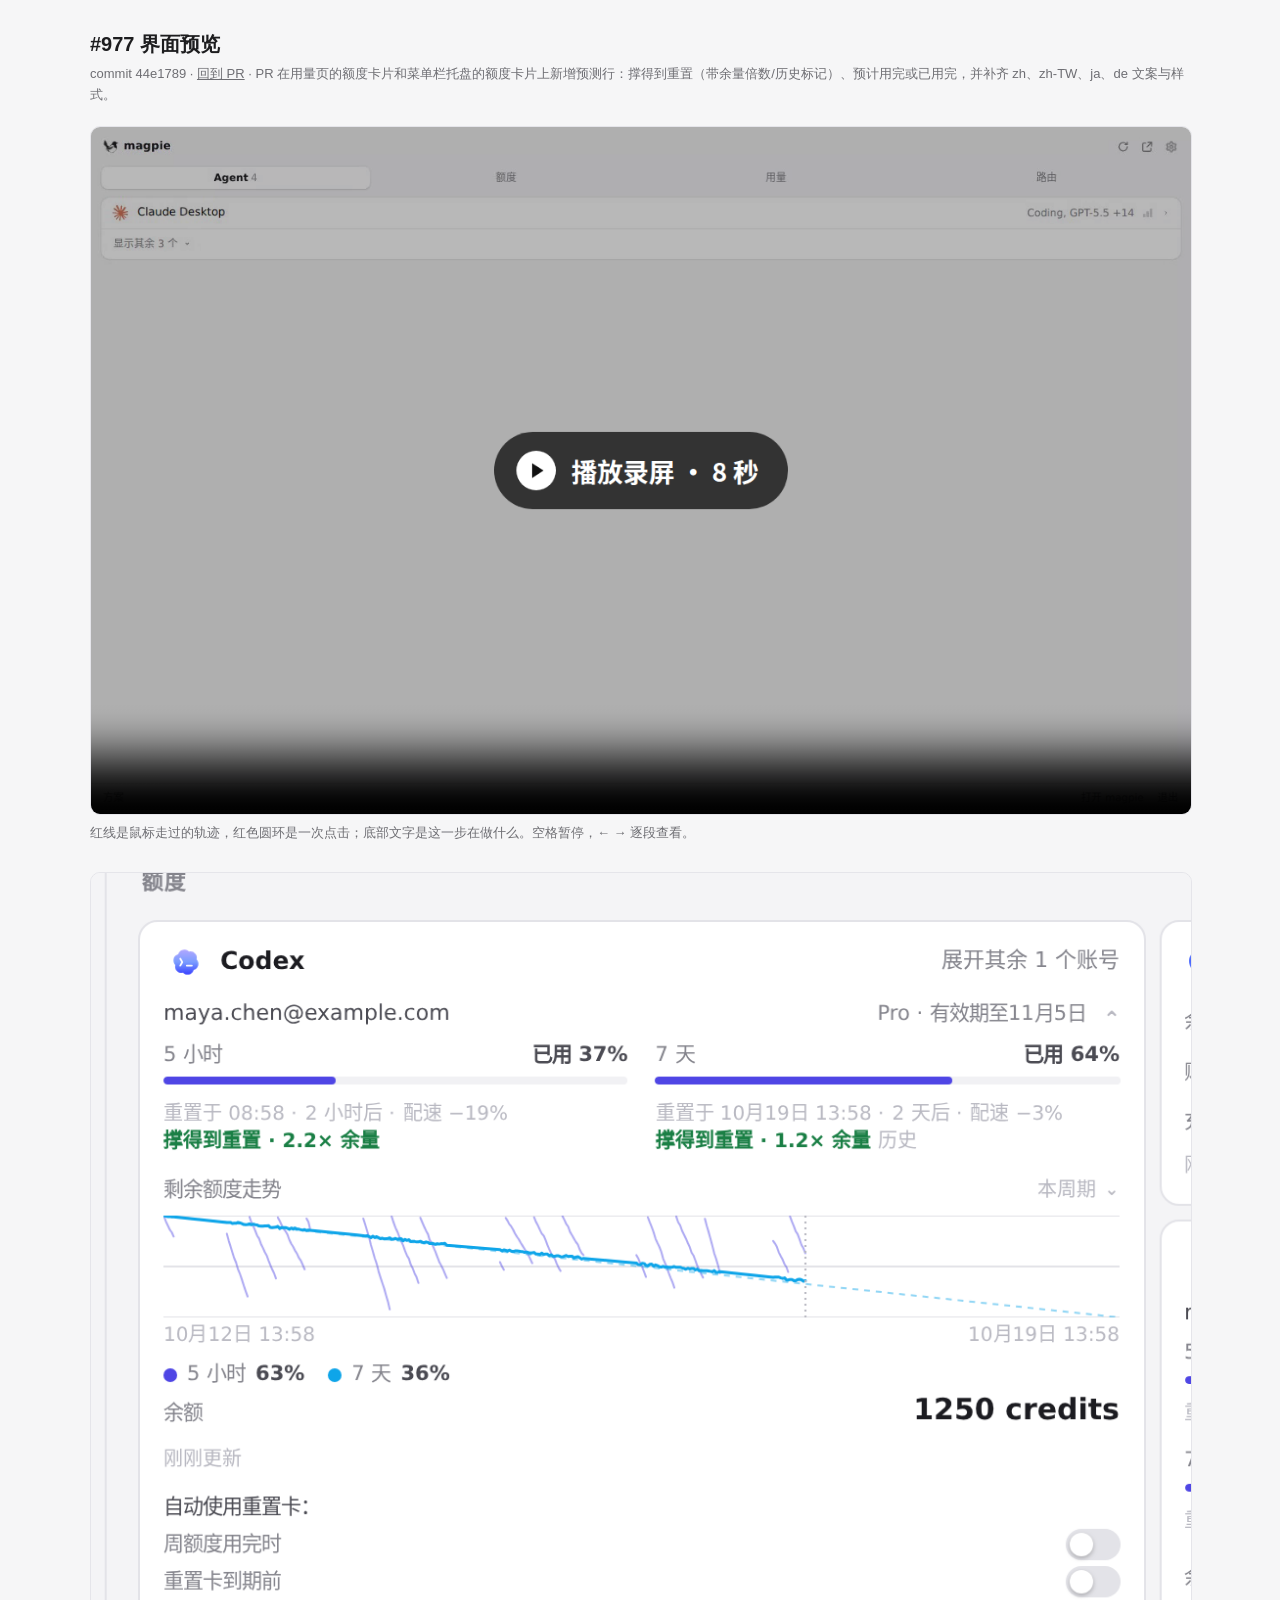
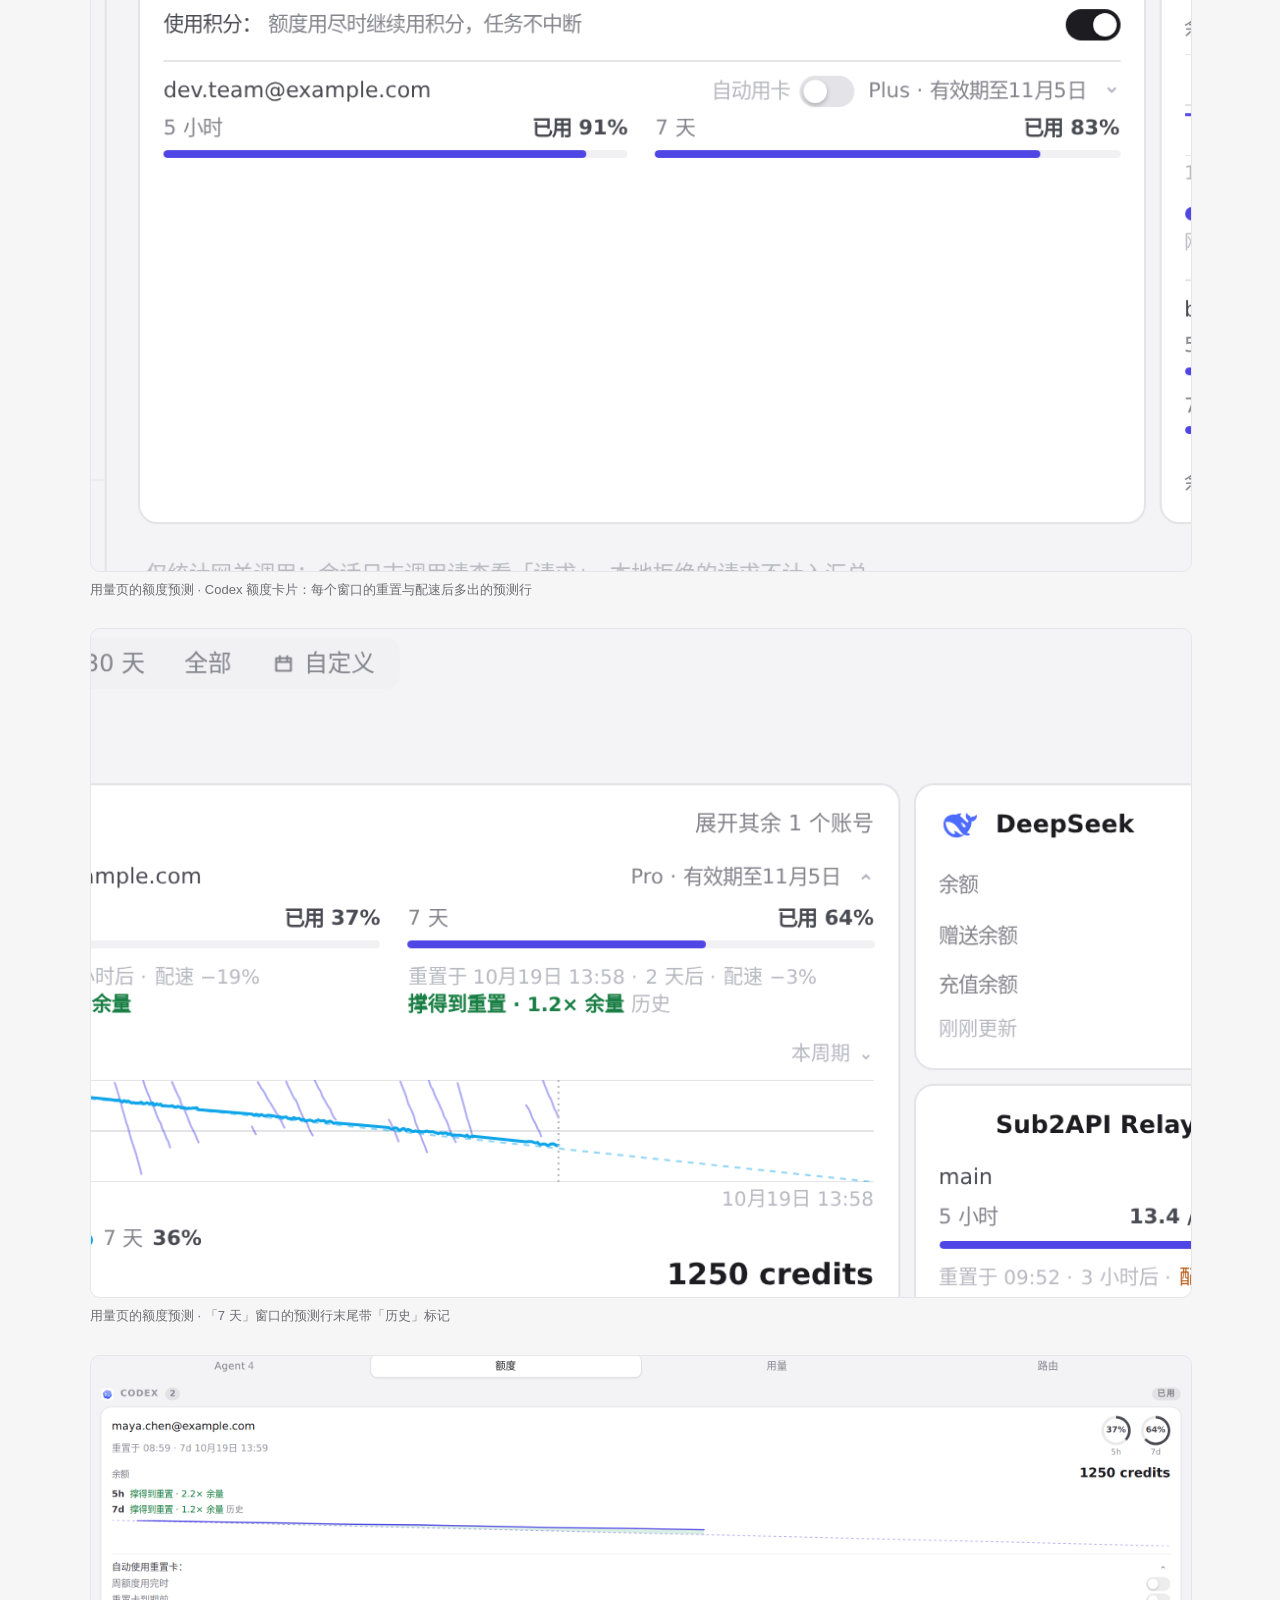
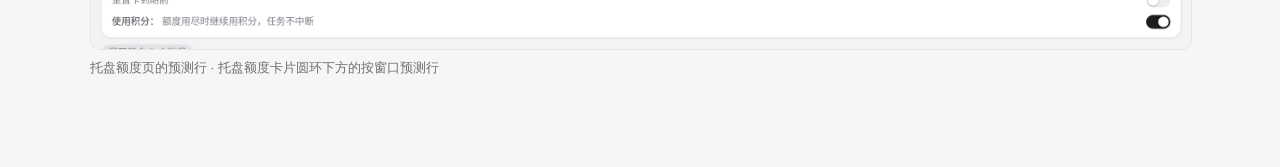
<file: pr-977/44e1789/index.html>
<!doctype html><html lang="zh"><meta charset="utf-8"><meta name="viewport" content="width=device-width,initial-scale=1">
<title>#977 界面预览 · 44e1789</title>
<style>:root{color-scheme:light dark;--bg:#f6f6f7;--fg:#1d1d1f;--muted:#6e6e73;--card:#fff;--line:#e5e5ea}
@media (prefers-color-scheme:dark){:root{--bg:#111113;--fg:#f2f2f4;--muted:#9a9aa0;--card:#1c1c1f;--line:#2c2c30}}
body{margin:0;background:var(--bg);color:var(--fg);font:15px/1.6 -apple-system,"Segoe UI","PingFang SC","Noto Sans CJK SC",sans-serif}
main{max-width:1100px;margin:0 auto;padding:28px 16px 60px}h1{font-size:20px;margin:0 0 4px}.m{color:var(--muted);font-size:13px;margin:0 0 20px}
video,img{display:block;width:100%;border-radius:10px;border:1px solid var(--line);background:var(--card)}figure{margin:0 0 28px}figcaption{color:var(--muted);font-size:13px;margin-top:8px}
a{color:inherit}</style>
<main><h1>#977 界面预览</h1><p class="m">commit 44e1789 · <a href="https://github.com/yetone/magpie/pull/977">回到 PR</a> · PR 在用量页的额度卡片和菜单栏托盘的额度卡片上新增预测行：撑得到重置（带余量倍数/历史标记）、预计用完或已用完，并补齐 zh、zh-TW、ja、de 文案与样式。</p>
<figure><video src="preview.mp4" controls autoplay muted playsinline poster="poster.png"></video><figcaption>红线是鼠标走过的轨迹，红色圆环是一次点击；底部文字是这一步在做什么。空格暂停，← → 逐段查看。</figcaption></figure>
<figure><img src="01-usage-verdict-card.png" alt="Codex 额度卡片：每个窗口的重置与配速后多出的预测行"><figcaption>用量页的额度预测 · Codex 额度卡片：每个窗口的重置与配速后多出的预测行</figcaption></figure>
<figure><img src="02-usage-history-verdict.png" alt="「7 天」窗口的预测行末尾带「历史」标记"><figcaption>用量页的额度预测 · 「7 天」窗口的预测行末尾带「历史」标记</figcaption></figure>
<figure><img src="03-panel-verdicts.png" alt="托盘额度卡片圆环下方的按窗口预测行"><figcaption>托盘额度页的预测行 · 托盘额度卡片圆环下方的按窗口预测行</figcaption></figure>
</main></html>
</file>
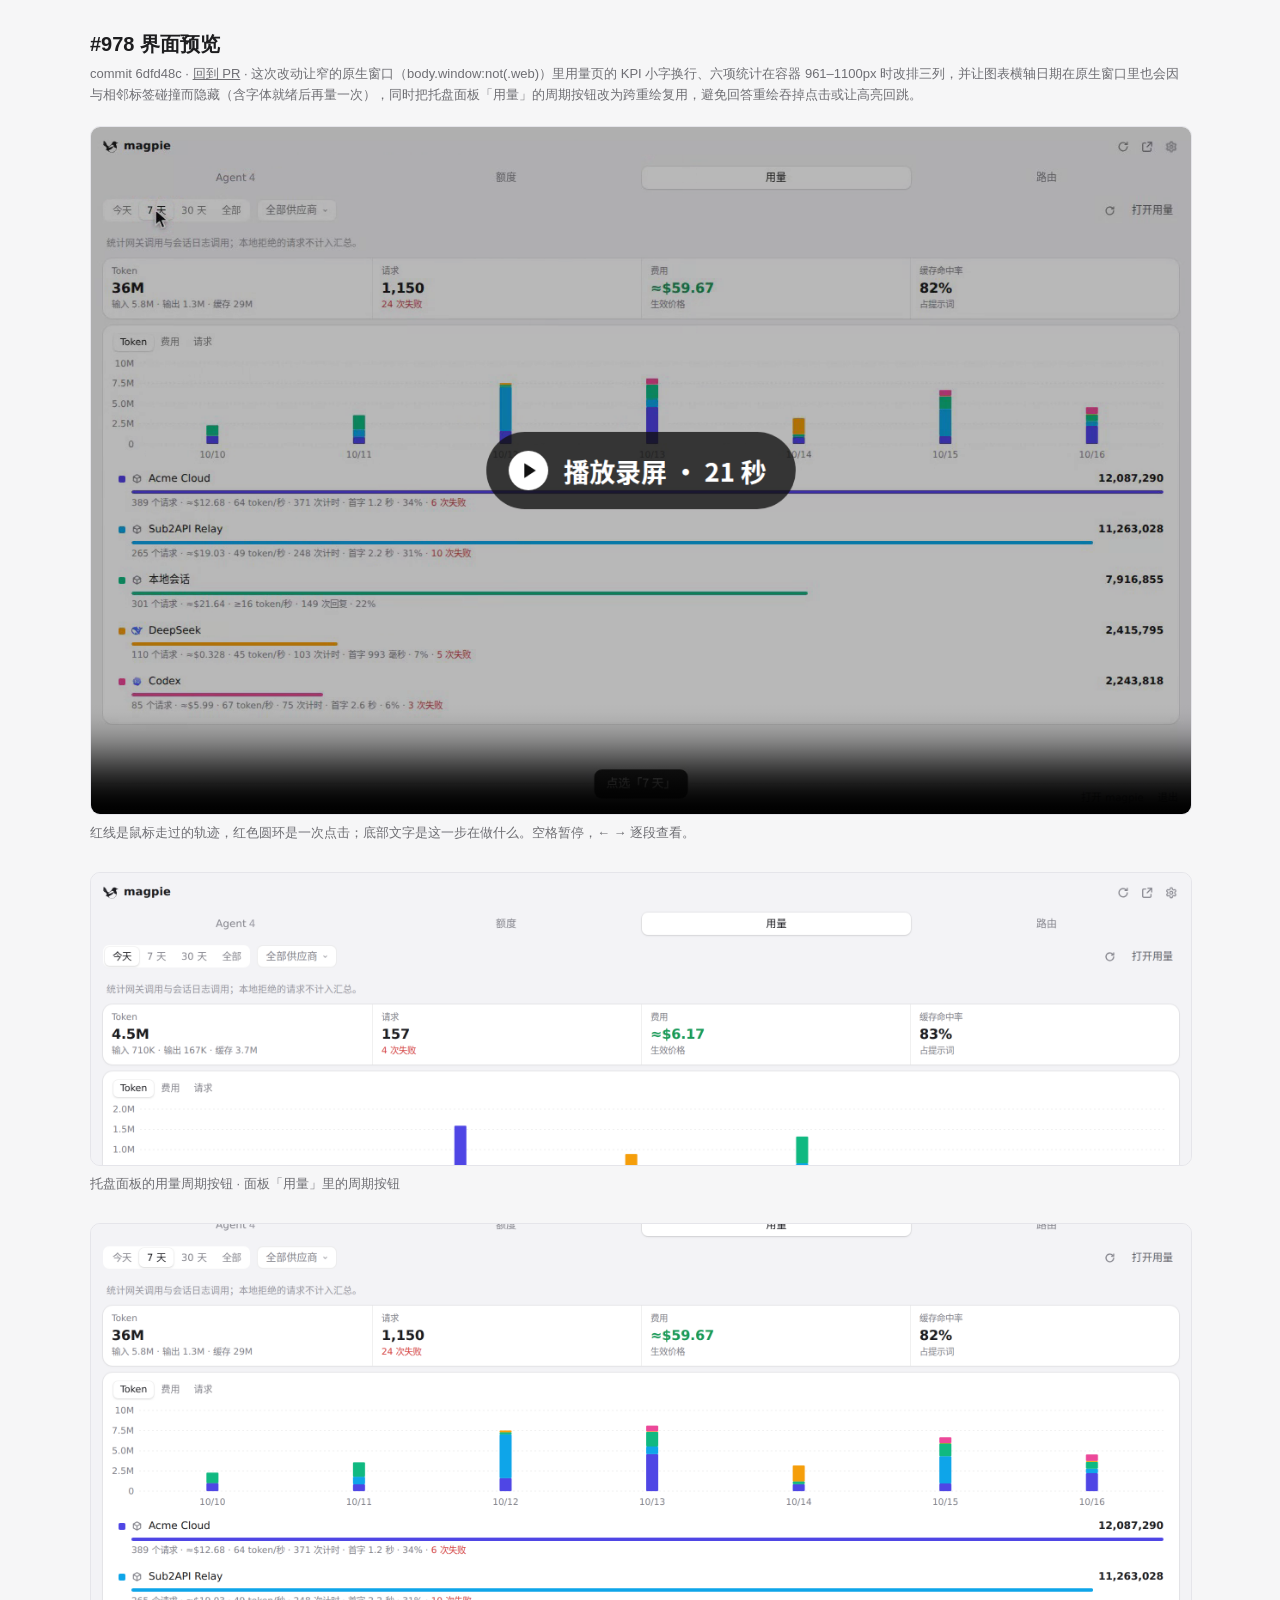
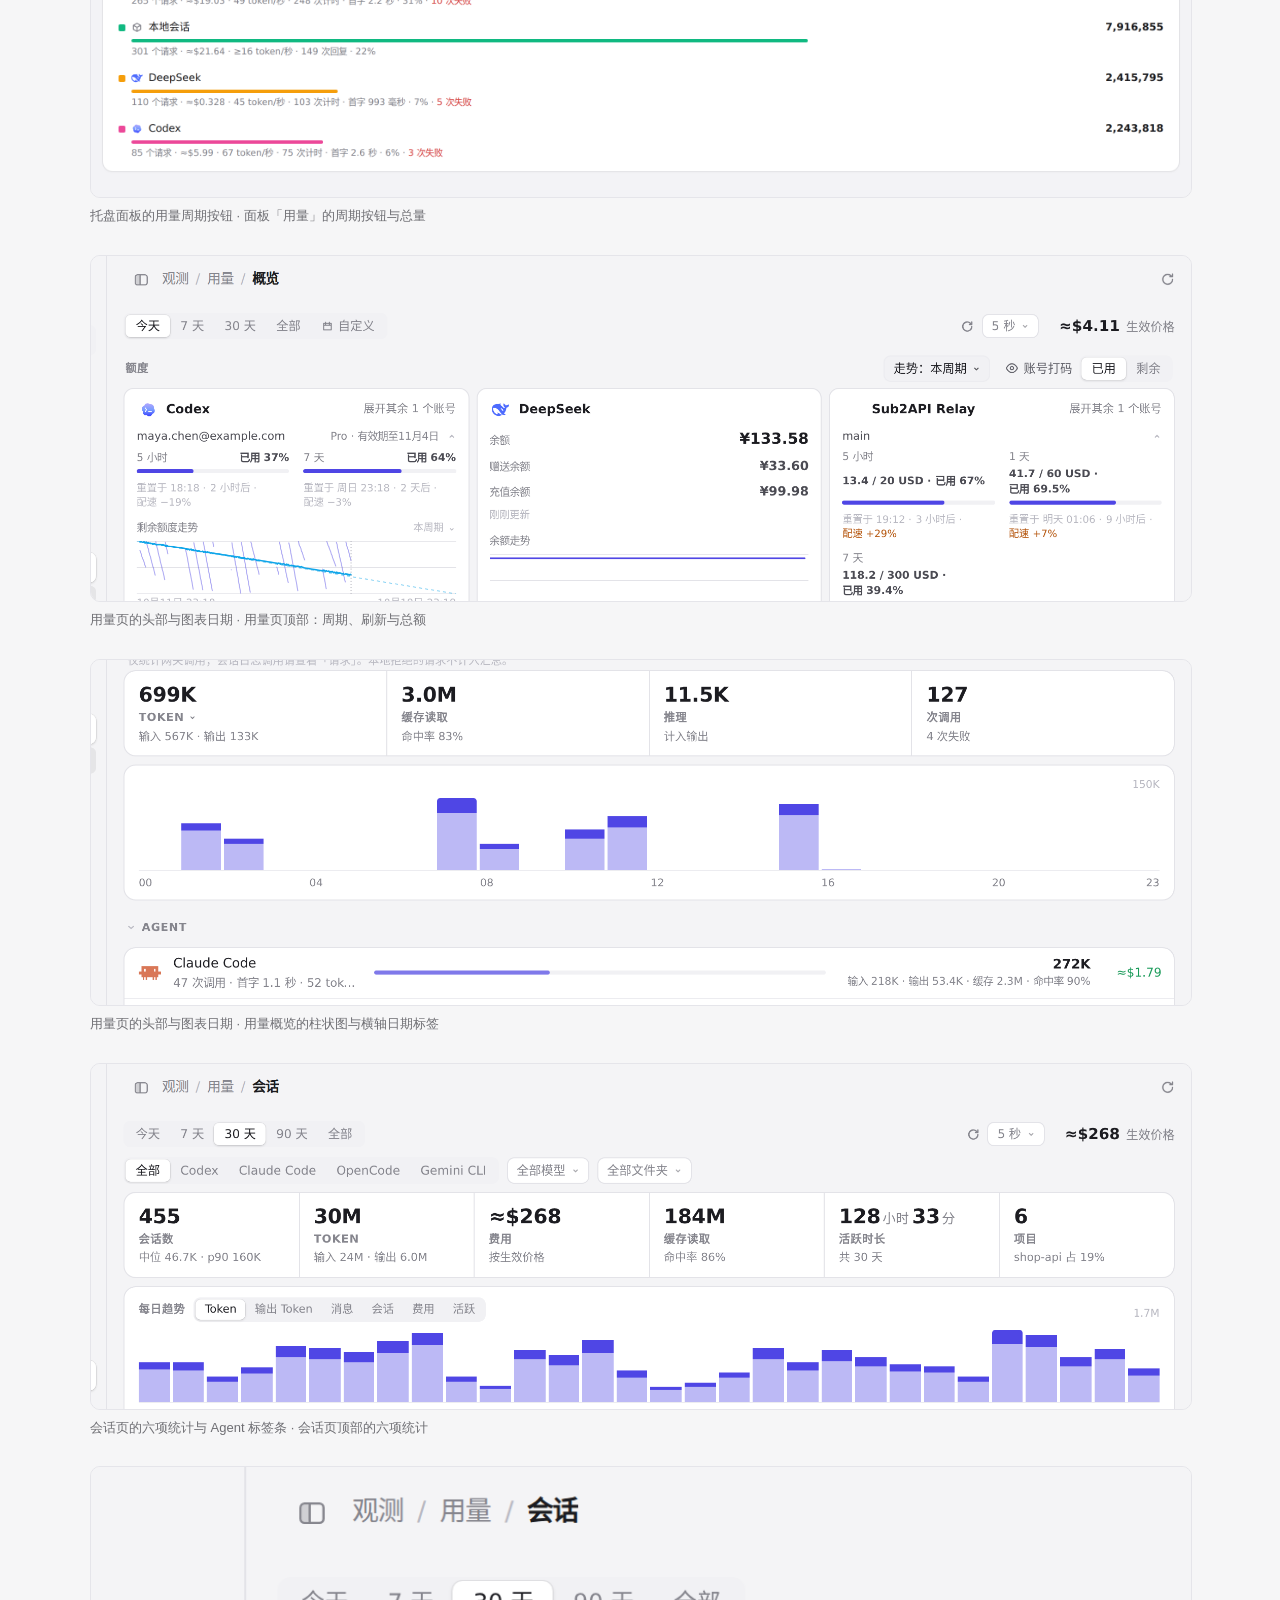
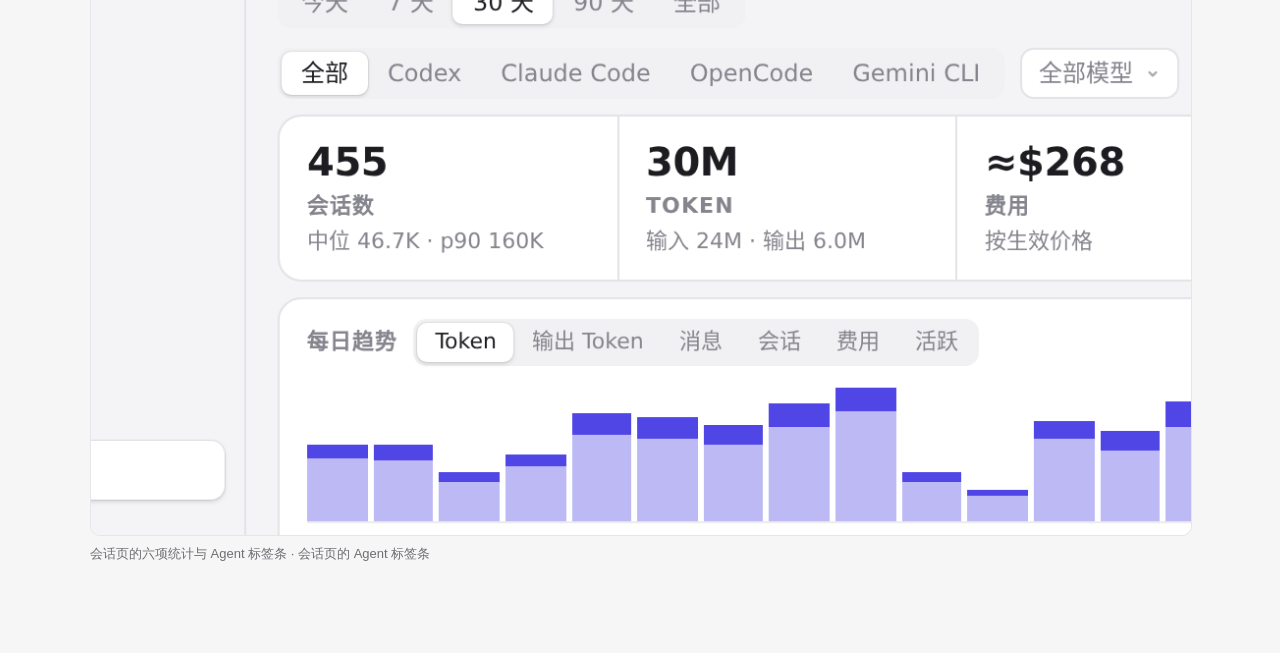
<file: pr-978/6dfd48c/index.html>
<!doctype html><html lang="zh"><meta charset="utf-8"><meta name="viewport" content="width=device-width,initial-scale=1">
<title>#978 界面预览 · 6dfd48c</title>
<style>:root{color-scheme:light dark;--bg:#f6f6f7;--fg:#1d1d1f;--muted:#6e6e73;--card:#fff;--line:#e5e5ea}
@media (prefers-color-scheme:dark){:root{--bg:#111113;--fg:#f2f2f4;--muted:#9a9aa0;--card:#1c1c1f;--line:#2c2c30}}
body{margin:0;background:var(--bg);color:var(--fg);font:15px/1.6 -apple-system,"Segoe UI","PingFang SC","Noto Sans CJK SC",sans-serif}
main{max-width:1100px;margin:0 auto;padding:28px 16px 60px}h1{font-size:20px;margin:0 0 4px}.m{color:var(--muted);font-size:13px;margin:0 0 20px}
video,img{display:block;width:100%;border-radius:10px;border:1px solid var(--line);background:var(--card)}figure{margin:0 0 28px}figcaption{color:var(--muted);font-size:13px;margin-top:8px}
a{color:inherit}</style>
<main><h1>#978 界面预览</h1><p class="m">commit 6dfd48c · <a href="https://github.com/yetone/magpie/pull/978">回到 PR</a> · 这次改动让窄的原生窗口（body.window:not(.web)）里用量页的 KPI 小字换行、六项统计在容器 961–1100px 时改排三列，并让图表横轴日期在原生窗口里也会因与相邻标签碰撞而隐藏（含字体就绪后再量一次），同时把托盘面板「用量」的周期按钮改为跨重绘复用，避免回答重绘吞掉点击或让高亮回跳。</p>
<figure><video src="preview.mp4" controls autoplay muted playsinline poster="poster.png"></video><figcaption>红线是鼠标走过的轨迹，红色圆环是一次点击；底部文字是这一步在做什么。空格暂停，← → 逐段查看。</figcaption></figure>
<figure><img src="01-panel-usage-period.png" alt="面板「用量」里的周期按钮"><figcaption>托盘面板的用量周期按钮 · 面板「用量」里的周期按钮</figcaption></figure>
<figure><img src="02-panel-usage-7d.png" alt="面板「用量」的周期按钮与总量"><figcaption>托盘面板的用量周期按钮 · 面板「用量」的周期按钮与总量</figcaption></figure>
<figure><img src="03-usage-head.png" alt="用量页顶部：周期、刷新与总额"><figcaption>用量页的头部与图表日期 · 用量页顶部：周期、刷新与总额</figcaption></figure>
<figure><img src="04-usage-chart.png" alt="用量概览的柱状图与横轴日期标签"><figcaption>用量页的头部与图表日期 · 用量概览的柱状图与横轴日期标签</figcaption></figure>
<figure><img src="05-sessions-kpis.png" alt="会话页顶部的六项统计"><figcaption>会话页的六项统计与 Agent 标签条 · 会话页顶部的六项统计</figcaption></figure>
<figure><img src="06-sessions-agents.png" alt="会话页的 Agent 标签条"><figcaption>会话页的六项统计与 Agent 标签条 · 会话页的 Agent 标签条</figcaption></figure>
</main></html>
</file>
